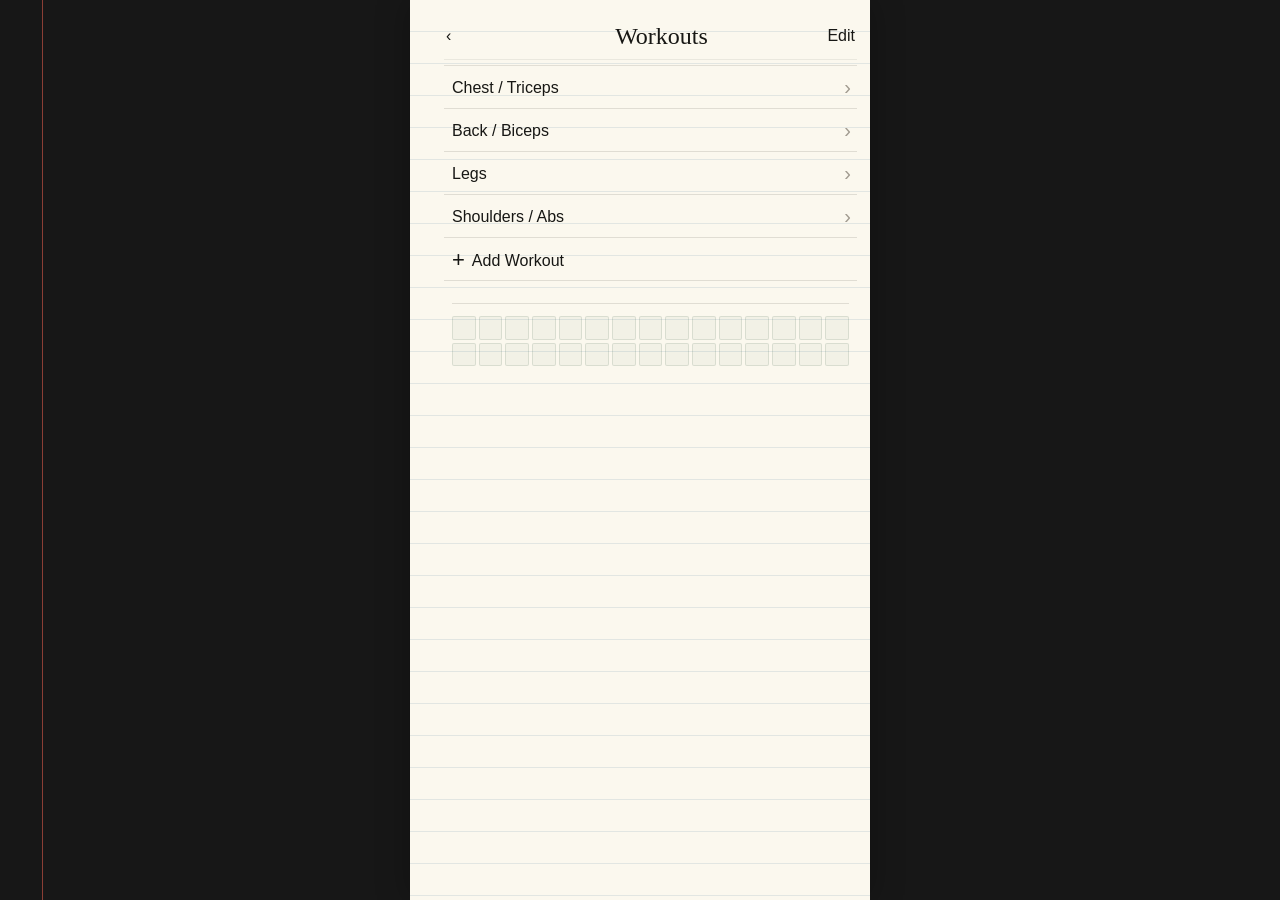
<file: index.html>
<!DOCTYPE html>
<html lang="en">
<head>
  <meta charset="UTF-8">
  <meta name="viewport" content="width=device-width, initial-scale=1, viewport-fit=cover">
  <meta name="apple-mobile-web-app-capable" content="yes">
  <meta name="apple-mobile-web-app-status-bar-style" content="default">
  <meta name="theme-color" content="#fbf8ee">
  <link rel="apple-touch-icon" href="apple-touch-icon.png">
  <title>Gym Tracker</title>
  <style>html,body{margin:0;min-height:100%;background:#171717;font-family:-apple-system,BlinkMacSystemFont,"Segoe UI",Arial,sans-serif}#boot{min-height:100vh;display:grid;place-items:center;color:#777;font-size:13px}</style>
</head>
<body>
  <div id="boot">Loading gym tracker…</div>
  <script>
    if ('serviceWorker' in navigator) navigator.serviceWorker.register('./sw.js').catch(() => {});

    const files = [
      './legacy.html?v=17-1-auto-finish-20261125',
      './layout-v17-css-0.txt?v=17-1-auto-finish-20261125',
      './layout-v17-css-1.txt?v=17-1-auto-finish-20261125',
      './layout-v17-css-2.txt?v=17-1-auto-finish-20261125',
      './layout-v17-js-0.txt?v=17-1-auto-finish-20261125',
      './layout-v17-js-1.txt?v=17-1-auto-finish-20261125',
      './layout-v17-js-2.txt?v=17-1-auto-finish-20261125',
      './layout-v17-js-3.txt?v=17-1-auto-finish-20261125',
      './layout-v17-js-4.txt?v=17-1-auto-finish-20261125',
      './layout-v17-js-5.txt?v=17-1-auto-finish-20261125'
    ];

    Promise.all(files.map(url => fetch(url).then(r => {
      if (!r.ok) throw new Error('Could not load ' + url);
      return r.text();
    })))
      .then(([html, css0, css1, css2, ...jsParts]) => {
        const css = [css0, css1, css2].join('\n');
        const script = jsParts.join('\n');
        const enhanced = html
          .replace('</head>', '<style>' + css + '</style></head>')
          .replace('</body>', '<script>' + script + '</' + 'script></body>');
        document.open();
        document.write(enhanced);
        document.close();
      })
      .catch(err => {
        document.getElementById('boot').textContent = 'Could not load the gym tracker. Check your connection once, then reopen the app.';
        console.error(err);
      });
  </script>
</body>
</html>
</file>
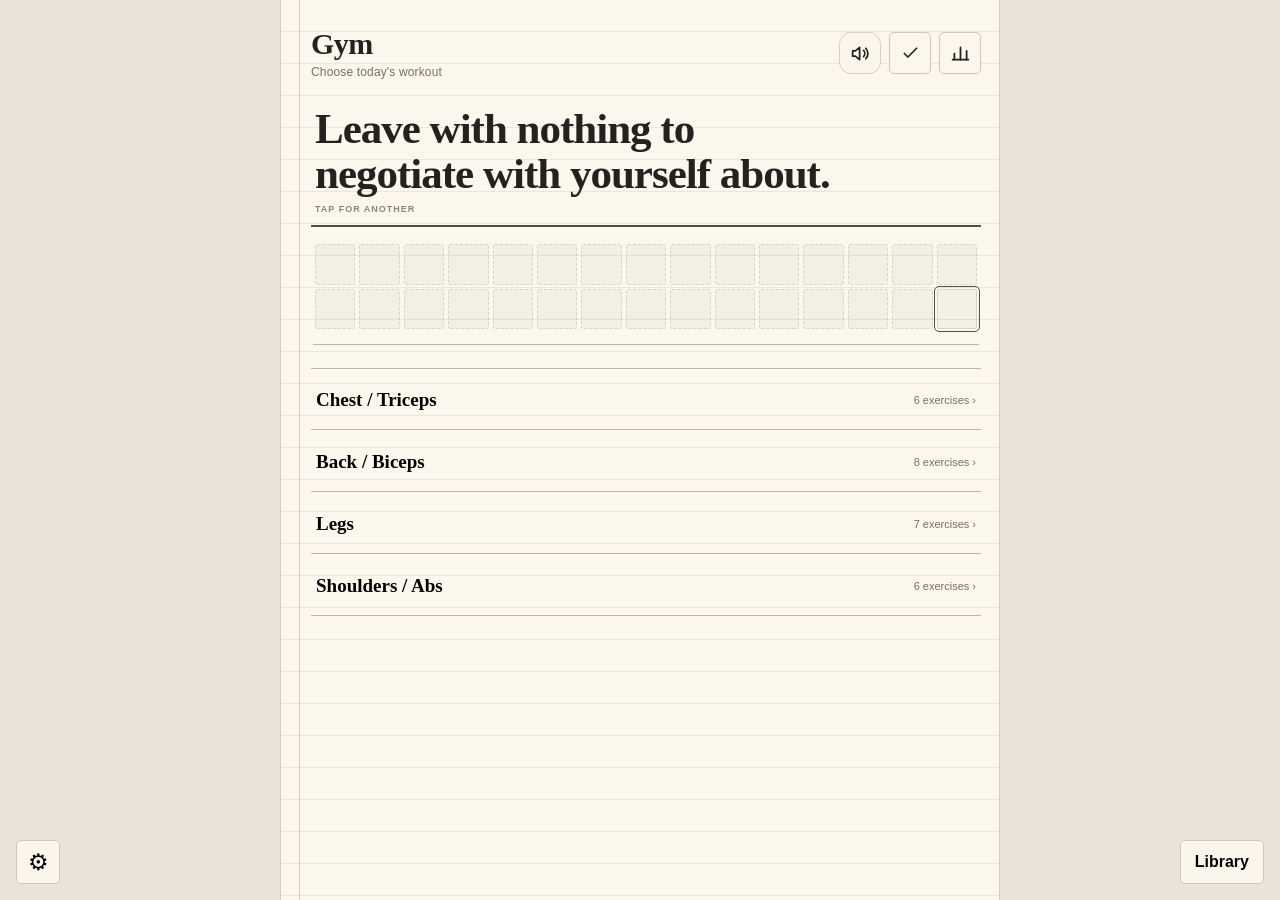
<file: legacy.html>
<!DOCTYPE html>
<html lang="en">
<head>
  <link rel="apple-touch-icon" href="apple-touch-icon.png">
  <meta charset="UTF-8" />
  <meta name="viewport" content="width=device-width, initial-scale=1, viewport-fit=cover" />
  <meta name="apple-mobile-web-app-capable" content="yes" />
  <meta name="apple-mobile-web-app-status-bar-style" content="default" />
  <meta name="theme-color" content="#f7f1e5" />
  <title>Gym Tracker</title>
  <style>
    :root {
      --bg: #f5f5f7;
      --card: #ffffff;
      --text: #171717;
      --muted: #757575;
      --line: #dedede;
      --accent: #171717;
      --soft: #f0f0f2;
      --danger: #b42318;
      --good: #166534;
      --good-bg: #f0fdf4;
      --warn-bg: #fff8e7;
      --warn: #8a5a00;
      --radius: 16px;
      --safe-bottom: env(safe-area-inset-bottom, 0px);
    }

    * { box-sizing: border-box; }
    html, body { margin: 0; min-height: 100%; background: var(--bg); color: var(--text); font-family: -apple-system, BlinkMacSystemFont, "Segoe UI", Roboto, Arial, sans-serif; }
    button, input { font: inherit; }
    button { -webkit-tap-highlight-color: transparent; }

    .app { width: min(100%, 720px); margin: 0 auto; min-height: 100vh; padding: 24px 16px calc(96px + var(--safe-bottom)); }
    .header { display: flex; align-items: center; gap: 12px; margin-bottom: 22px; }
    .header h1 { font-size: 28px; line-height: 1.1; margin: 0; font-weight: 750; letter-spacing: -0.5px; }
    .back-btn { border: 0; background: transparent; width: 40px; height: 40px; padding: 0; border-radius: 12px; font-size: 27px; cursor: pointer; }
    .subtitle { color: var(--muted); margin: 5px 0 0; font-size: 14px; }

    .day-list { display: grid; grid-template-columns: 1fr; gap: 12px; }
    .day-btn { width: 100%; min-height: 72px; border: 1px solid var(--line); background: var(--card); border-radius: var(--radius); padding: 18px; text-align: left; cursor: pointer; box-shadow: 0 1px 2px rgba(0,0,0,.035); display: flex; justify-content: space-between; align-items: center; gap: 12px; }
    .day-btn:active { transform: scale(.995); }
    .day-name { font-size: 18px; font-weight: 700; }
    .day-count { font-size: 13px; color: var(--muted); white-space: nowrap; }

    .exercise-card { background: var(--card); border: 1px solid var(--line); border-radius: var(--radius); margin-bottom: 14px; overflow: hidden; box-shadow: 0 1px 2px rgba(0,0,0,.03); }
    .exercise-head { padding: 14px 14px 10px; display: flex; justify-content: space-between; align-items: flex-start; gap: 10px; }
    .exercise-title { font-weight: 750; font-size: 16px; }
    .exercise-meta { color: var(--muted); font-size: 12px; margin-top: 4px; line-height: 1.35; }
    .info-btn { border: 1px solid var(--line); background: #fafafa; color: var(--text); width: 32px; height: 32px; border-radius: 10px; font-weight: 750; cursor: pointer; flex: 0 0 auto; }

    .suggestion { margin: 0 12px 12px; border-radius: 12px; padding: 10px 11px; border: 1px solid #d9e6dc; background: var(--good-bg); }
    .suggestion.warn { background: var(--warn-bg); border-color: #f0dfad; }
    .suggestion-title { font-size: 11px; text-transform: uppercase; letter-spacing: .35px; font-weight: 800; color: var(--good); margin-bottom: 4px; }
    .suggestion.warn .suggestion-title { color: var(--warn); }
    .suggestion-main { font-size: 14px; font-weight: 750; line-height: 1.35; }
    .suggestion-note { font-size: 12px; color: var(--muted); margin-top: 4px; line-height: 1.35; }

    .last-session { margin: -2px 12px 10px; display: flex; align-items: center; gap: 7px; min-width: 0; }
    .last-session-label { flex: 0 0 auto; color: var(--muted); font-size: 10px; font-weight: 750; white-space: nowrap; }
    .last-session-sets { display: flex; gap: 5px; min-width: 0; overflow-x: auto; scrollbar-width: none; padding: 1px 0; }
    .last-session-sets::-webkit-scrollbar { display: none; }
    .last-set-chip { flex: 0 0 auto; display: inline-flex; align-items: center; gap: 4px; min-height: 25px; padding: 3px 7px; border: 1px solid var(--line); border-radius: 8px; background: #fafafa; font-size: 11px; color: #555; white-space: nowrap; }
    .last-set-number { color: var(--muted); font-size: 9px; font-weight: 800; }
    .last-set-value { font-weight: 700; color: var(--text); }
    .last-mini-flag { font-size: 8px; font-weight: 850; color: var(--muted); }
    .last-mini-flag.failure { color: var(--accent); }
    .last-mini-flag.dropset { color: #555; }

    .set-table { width: 100%; border-collapse: collapse; table-layout: fixed; }
    .set-table th, .set-table td { border-top: 1px solid var(--line); padding: 8px 6px; text-align: center; vertical-align: middle; }
    .set-table th { color: var(--muted); font-size: 11px; font-weight: 650; background: #fafafa; text-transform: uppercase; letter-spacing: .3px; }
    .set-number { width: 44px; color: var(--muted); font-size: 14px; }
    .flags-col { width: 118px; }
    .set-input { width: 100%; min-width: 0; height: 39px; border: 1px solid var(--line); border-radius: 10px; background: #fff; padding: 7px 8px; text-align: center; outline: none; font-size: 16px; }
    .set-input:focus { border-color: #8c8c8c; }
    .set-flags { display: flex; justify-content: center; gap: 5px; }
    .flag-btn { width: 42px; height: 36px; border-radius: 10px; border: 1px solid var(--line); background: white; color: var(--muted); font-size: 11px; font-weight: 800; cursor: pointer; padding: 0; }
    .flag-btn.active { background: var(--accent); border-color: var(--accent); color: white; }
    .dropset-btn.active { background: #555; border-color: #555; }
    .exercise-footer { display: flex; gap: 8px; padding: 10px 12px 12px; border-top: 1px solid var(--line); }
    .add-set-btn { border: 1px solid var(--line); background: #fafafa; border-radius: 11px; padding: 9px 12px; font-weight: 700; cursor: pointer; }
    .remove-set-btn { border: 0; background: transparent; color: var(--muted); border-radius: 10px; padding: 9px 10px; cursor: pointer; }

    .finish-btn { width: 100%; border: 0; background: var(--accent); color: white; border-radius: 14px; min-height: 50px; font-weight: 800; margin: 4px 0 16px; cursor: pointer; }
    .finish-note { text-align: center; color: var(--muted); font-size: 12px; margin: -6px 8px 16px; }

    .settings-fab { position: fixed; left: max(16px, env(safe-area-inset-left)); bottom: calc(16px + var(--safe-bottom)); width: 48px; height: 48px; border-radius: 15px; border: 1px solid var(--line); background: rgba(255,255,255,.94); backdrop-filter: blur(8px); font-size: 23px; cursor: pointer; box-shadow: 0 4px 18px rgba(0,0,0,.08); z-index: 20; }
    .library-fab { position: fixed; right: max(16px, env(safe-area-inset-right)); bottom: calc(16px + var(--safe-bottom)); height: 48px; border-radius: 15px; border: 1px solid var(--line); background: rgba(255,255,255,.94); backdrop-filter: blur(8px); padding: 0 14px; font-weight: 750; cursor: pointer; box-shadow: 0 4px 18px rgba(0,0,0,.08); z-index: 20; }

    .modal-backdrop { position: fixed; inset: 0; background: rgba(0,0,0,.28); display: none; align-items: flex-end; justify-content: center; z-index: 50; }
    .modal-backdrop.open { display: flex; }
    .modal { width: min(100%, 720px); max-height: 88vh; overflow: auto; background: var(--bg); border-radius: 24px 24px 0 0; padding: 18px 16px calc(24px + var(--safe-bottom)); box-shadow: 0 -8px 30px rgba(0,0,0,.16); }
    .modal-head { display: flex; justify-content: space-between; align-items: center; gap: 12px; margin-bottom: 16px; }
    .modal h2 { margin: 0; font-size: 22px; }
    .close-btn { border: 1px solid var(--line); background: white; width: 38px; height: 38px; border-radius: 12px; font-size: 20px; cursor: pointer; }

    .settings-card { background: white; border: 1px solid var(--line); border-radius: var(--radius); padding: 12px; margin-bottom: 12px; }
    .settings-row { display: flex; gap: 8px; align-items: center; margin-bottom: 8px; }
    .settings-row:last-child { margin-bottom: 0; }
    .settings-input { flex: 1; min-width: 0; height: 42px; border: 1px solid var(--line); border-radius: 11px; padding: 8px 10px; font-size: 16px; outline: none; }
    .settings-number { width: 82px; flex: 0 0 82px; }
    .small-btn, .primary-btn, .danger-btn { border-radius: 11px; min-height: 40px; padding: 8px 12px; cursor: pointer; font-weight: 700; }
    .small-btn { border: 1px solid var(--line); background: #fafafa; }
    .primary-btn { width: 100%; border: 0; background: var(--accent); color: white; margin-top: 4px; }
    .danger-btn { border: 1px solid #f0c7c2; color: var(--danger); background: #fff7f6; }
    .exercise-settings { margin-left: 12px; padding-left: 12px; border-left: 2px solid #ededed; margin-top: 8px; }
    .section-label { color: var(--muted); font-size: 12px; font-weight: 700; margin: 10px 0 7px; text-transform: uppercase; letter-spacing: .35px; }
    .empty { background: white; border: 1px dashed #cfcfcf; border-radius: var(--radius); text-align: center; color: var(--muted); padding: 30px 18px; }

    .library-search { width: 100%; height: 44px; border: 1px solid var(--line); border-radius: 12px; background: white; padding: 9px 12px; font-size: 16px; margin-bottom: 12px; outline: none; }
    .library-list { display: grid; gap: 8px; }
    .library-item { border: 1px solid var(--line); background: white; border-radius: 13px; padding: 12px; cursor: pointer; text-align: left; }
    .library-item-name { font-weight: 750; font-size: 15px; }
    .library-item-meta { color: var(--muted); font-size: 12px; margin-top: 3px; line-height: 1.35; }
    .detail-card { background: white; border: 1px solid var(--line); border-radius: var(--radius); padding: 14px; margin-bottom: 10px; }
    .detail-label { color: var(--muted); font-size: 11px; font-weight: 800; text-transform: uppercase; letter-spacing: .35px; margin-bottom: 4px; }
    .detail-value { font-size: 15px; line-height: 1.4; }
    .evidence-note { color: var(--muted); font-size: 12px; line-height: 1.45; margin-top: 8px; }

    .exercise-actions { display: flex; gap: 6px; flex: 0 0 auto; }
    .chart-btn { border: 1px solid var(--line); background: #fafafa; color: var(--text); height: 32px; border-radius: 10px; font-weight: 750; cursor: pointer; padding: 0 9px; font-size: 12px; }
    .strength-stats { display: grid; grid-template-columns: repeat(3, 1fr); gap: 8px; margin-bottom: 12px; }
    .strength-stat { background: white; border: 1px solid var(--line); border-radius: 13px; padding: 10px; min-width: 0; }
    .strength-stat-label { color: var(--muted); font-size: 10px; font-weight: 800; text-transform: uppercase; letter-spacing: .3px; margin-bottom: 4px; }
    .strength-stat-value { font-size: 18px; font-weight: 800; line-height: 1.15; }
    .strength-stat-sub { color: var(--muted); font-size: 11px; margin-top: 3px; }
    .strength-positive { color: var(--good); }
    .strength-negative { color: var(--danger); }
    .chart-card { background: white; border: 1px solid var(--line); border-radius: var(--radius); padding: 12px; overflow: hidden; }
    .chart-wrap { width: 100%; overflow: hidden; }
    .strength-svg { width: 100%; height: auto; display: block; }
    .chart-grid { stroke: #e8e8e8; stroke-width: 1; }
    .chart-axis-text { fill: #777; font-size: 11px; }
    .chart-line { fill: none; stroke: #171717; stroke-width: 3; stroke-linecap: round; stroke-linejoin: round; }
    .chart-dot { fill: #fff; stroke: #171717; stroke-width: 2.5; }
    .chart-dot.latest { fill: #171717; }
    .chart-note { color: var(--muted); font-size: 12px; line-height: 1.45; margin-top: 10px; }
    .history-mini { margin-top: 10px; display: grid; gap: 6px; }
    .history-row { display: flex; justify-content: space-between; gap: 10px; font-size: 12px; border-top: 1px solid #ededed; padding-top: 7px; }
    .history-row span:last-child { font-weight: 700; text-align: right; }

    .home-header { justify-content: space-between; }
    .home-actions { display: flex; align-items: center; gap: 8px; flex: 0 0 auto; }
    .home-icon-btn, .volume-icon-btn { flex: 0 0 auto; width: 42px; height: 42px; border: 1px solid var(--line); background: var(--card); border-radius: 12px; display: inline-flex; align-items: center; justify-content: center; cursor: pointer; color: var(--text); padding: 0; box-shadow: 0 1px 2px rgba(0,0,0,.035); }
    .home-icon-btn svg, .volume-icon-btn svg { width: 21px; height: 21px; display: block; }
    .quote-stage { min-height: 230px; display: flex; align-items: center; justify-content: center; text-align: center; padding: 28px 18px 24px; border: 1px solid var(--line); background: white; border-radius: var(--radius); }
    .quote-text { margin: 0; max-width: 520px; font-size: clamp(24px, 7vw, 38px); line-height: 1.08; font-weight: 850; letter-spacing: -1px; }
    .quote-controls { display: grid; grid-template-columns: 1fr; gap: 8px; margin-top: 10px; }
    .quote-hint { color: var(--muted); font-size: 11px; line-height: 1.4; text-align: center; margin-top: 9px; padding: 0 10px; }

    .home-quote { margin: 2px 2px 24px; padding: 10px 4px 2px; text-align: left; cursor: pointer; user-select: none; -webkit-tap-highlight-color: transparent; }
    .home-quote-text { margin: 0; max-width: 650px; font-size: clamp(27px, 7.5vw, 42px); line-height: 1.03; font-weight: 860; letter-spacing: -1.25px; text-wrap: balance; }
    .home-quote-hint { margin-top: 9px; color: var(--muted); font-size: 10px; font-weight: 700; text-transform: uppercase; letter-spacing: .75px; }
    .home-quote:active .home-quote-text { opacity: .7; }
    .week-nav { display: grid; grid-template-columns: 40px 1fr 40px; align-items: center; gap: 8px; margin-bottom: 12px; }
    .week-nav-btn { width: 40px; height: 38px; border: 1px solid var(--line); background: white; border-radius: 11px; cursor: pointer; font-size: 20px; }
    .week-nav-btn:disabled { opacity: .3; cursor: default; }
    .week-label { text-align: center; min-width: 0; }
    .week-label-main { font-size: 14px; font-weight: 800; }
    .week-label-sub { color: var(--muted); font-size: 11px; margin-top: 2px; }
    .volume-grid { display: grid; grid-template-columns: repeat(2, minmax(0, 1fr)); gap: 8px; }
    .volume-card { background: white; border: 1px solid var(--line); border-radius: 13px; padding: 11px 12px; min-width: 0; }
    .volume-muscle { color: var(--muted); font-size: 11px; font-weight: 750; white-space: nowrap; overflow: hidden; text-overflow: ellipsis; }
    .volume-value { font-size: 24px; font-weight: 800; letter-spacing: -.4px; margin-top: 3px; line-height: 1; }
    .volume-unit { color: var(--muted); font-size: 10px; font-weight: 650; margin-left: 3px; }
    .volume-bar { height: 5px; border-radius: 999px; background: #ededed; overflow: hidden; margin-top: 9px; }
    .volume-bar-fill { height: 100%; border-radius: inherit; background: var(--accent); }
    .volume-note { color: var(--muted); font-size: 11px; line-height: 1.4; margin-top: 11px; padding: 0 2px; }

    .picker-actions { display: grid; grid-template-columns: 1fr 1fr; gap: 8px; margin-top: 8px; }

    @media (min-width: 600px) { .day-list { grid-template-columns: repeat(2, 1fr); } }
  

    /* V11 — minimal notepad theme */
    :root {
      --bg: #e9e3d8;
      --paper: #fbf7ed;
      --card: rgba(251, 247, 237, .90);
      --text: #24221f;
      --muted: #777168;
      --line: #d8d0c2;
      --rule: rgba(113, 151, 184, .17);
      --margin-line: rgba(191, 92, 80, .28);
      --accent: #25231f;
      --soft: rgba(50, 47, 42, .045);
      --good-bg: rgba(78, 120, 85, .07);
      --warn-bg: rgba(170, 123, 44, .08);
      --radius: 6px;
    }

    html, body {
      background: var(--bg);
      color: var(--text);
      font-family: -apple-system, BlinkMacSystemFont, "Segoe UI", Arial, sans-serif;
    }

    body { background-image: none; }

    .app {
      position: relative;
      background-color: var(--paper);
      background-image: repeating-linear-gradient(
        to bottom,
        transparent 0,
        transparent 31px,
        var(--rule) 31px,
        var(--rule) 32px
      );
      border-left: 1px solid #d7d0c4;
      border-right: 1px solid #d7d0c4;
      padding: 27px 18px calc(94px + var(--safe-bottom)) 30px;
      box-shadow: none;
    }

    .app::before {
      content: "";
      position: absolute;
      top: 0;
      bottom: 0;
      left: 18px;
      width: 1px;
      background: var(--margin-line);
      pointer-events: none;
    }

    .header { margin-bottom: 20px; }
    .header h1 {
      font-family: Georgia, "Times New Roman", serif;
      font-size: 30px;
      font-weight: 700;
      letter-spacing: -.6px;
    }
    .subtitle { font-size: 12px; letter-spacing: .15px; }

    .back-btn {
      width: 34px;
      height: 34px;
      border-radius: 3px;
      font-size: 24px;
    }

    .home-icon-btn, .volume-icon-btn,
    .settings-fab, .library-fab {
      background: rgba(251,247,237,.96);
      border: 1px solid #cfc6b7;
      border-radius: 5px;
      box-shadow: none;
      backdrop-filter: none;
    }

    .settings-fab, .library-fab { height: 44px; }
    .settings-fab { width: 44px; }

    .home-quote {
      margin: 0 0 25px;
      padding: 8px 4px 11px;
      border-bottom: 2px solid rgba(36,34,31,.78);
    }
    .home-quote-text {
      font-family: Georgia, "Times New Roman", serif;
      font-size: clamp(28px, 7.5vw, 43px);
      font-weight: 700;
      line-height: 1.04;
      letter-spacing: -1px;
    }
    .home-quote-hint {
      margin-top: 8px;
      color: #8d857a;
      font-size: 9px;
      letter-spacing: 1px;
    }

    .day-list { gap: 0; }
    .day-btn {
      min-height: 62px;
      background: transparent;
      border: 0;
      border-bottom: 1px solid #bdb4a6;
      border-radius: 0;
      padding: 14px 5px 12px;
      box-shadow: none;
    }
    .day-btn:first-child { border-top: 1px solid #bdb4a6; }
    .day-name {
      font-family: Georgia, "Times New Roman", serif;
      font-size: 19px;
      font-weight: 700;
    }
    .day-count { font-size: 11px; }

    .exercise-card {
      background: rgba(251,247,237,.72);
      border: 0;
      border-top: 1px solid #aaa193;
      border-bottom: 1px solid #aaa193;
      border-radius: 0;
      margin-bottom: 19px;
      box-shadow: none;
      overflow: visible;
    }
    .exercise-head { padding: 12px 4px 8px; }
    .exercise-title {
      font-family: Georgia, "Times New Roman", serif;
      font-size: 18px;
      font-weight: 700;
    }
    .exercise-meta { font-size: 11px; }
    .exercise-actions { gap: 4px; }
    .info-btn, .chart-btn {
      background: transparent;
      border: 1px solid #c9c0b2;
      border-radius: 4px;
      height: 30px;
      box-shadow: none;
    }
    .info-btn { width: 30px; }

    .suggestion {
      margin: 0 4px 10px;
      padding: 8px 9px;
      border-radius: 3px;
      border: 0;
      border-left: 2px solid rgba(55,101,62,.55);
      background: var(--good-bg);
    }
    .suggestion.warn {
      border-color: rgba(150,101,25,.55);
      background: var(--warn-bg);
    }
    .suggestion-title { font-size: 9px; letter-spacing: .65px; }
    .suggestion-main { font-size: 13px; }
    .suggestion-note { font-size: 11px; }

    .last-session { margin: 0 4px 8px; }
    .last-session-label { font-size: 9px; }
    .last-set-chip {
      min-height: 22px;
      padding: 2px 5px;
      border: 0;
      border-bottom: 1px solid #c7beaf;
      border-radius: 0;
      background: transparent;
      font-size: 10px;
    }

    .set-table { background: rgba(251,247,237,.46); }
    .set-table th, .set-table td {
      border-top: 1px solid #d8d0c2;
      padding: 7px 5px;
    }
    .set-table th {
      background: transparent;
      color: #81796e;
      font-size: 9px;
      letter-spacing: .7px;
    }
    .set-number { font-family: Georgia, serif; }
    .set-input {
      height: 35px;
      border: 0;
      border-bottom: 1px solid #91887b;
      border-radius: 0;
      background: transparent;
      padding: 4px 5px 2px;
      font-family: Georgia, "Times New Roman", serif;
      font-size: 17px;
    }
    .set-input:focus {
      border-color: var(--accent);
      background: rgba(255,255,255,.28);
    }
    .flag-btn {
      width: 38px;
      height: 32px;
      border-radius: 4px;
      border: 1px solid #bfb6a8;
      background: transparent;
      color: #6f685f;
      font-size: 10px;
    }
    .flag-btn.active { background: var(--accent); color: var(--paper); }
    .dropset-btn.active { background: #696258; border-color: #696258; }

    .exercise-footer {
      padding: 8px 4px 10px;
      border-top: 1px solid #d8d0c2;
    }
    .add-set-btn, .remove-set-btn {
      border-radius: 3px;
      background: transparent;
      font-size: 12px;
    }
    .add-set-btn { border: 1px solid #bfb6a8; }

    .finish-btn {
      min-height: 46px;
      border-radius: 3px;
      background: var(--accent);
      font-family: Georgia, "Times New Roman", serif;
      font-size: 16px;
      letter-spacing: .2px;
    }

    .modal-backdrop { background: rgba(42,38,33,.34); }
    .modal {
      background-color: var(--paper);
      background-image: repeating-linear-gradient(
        to bottom,
        transparent 0,
        transparent 31px,
        var(--rule) 31px,
        var(--rule) 32px
      );
      border-radius: 8px 8px 0 0;
      box-shadow: 0 -3px 18px rgba(46,40,34,.14);
    }
    .modal h2 {
      font-family: Georgia, "Times New Roman", serif;
      font-weight: 700;
    }
    .close-btn, .week-nav-btn {
      border-radius: 4px;
      background: rgba(251,247,237,.9);
      border-color: #c4baab;
    }

    .settings-card, .library-item, .detail-card,
    .strength-stat, .chart-card, .volume-card, .empty {
      background: rgba(251,247,237,.80);
      border: 1px solid #cfc6b7;
      border-radius: 4px;
      box-shadow: none;
    }

    .settings-input, .library-search {
      border: 0;
      border-bottom: 1px solid #91887b;
      border-radius: 0;
      background: rgba(255,255,255,.18);
    }
    .small-btn, .primary-btn, .danger-btn {
      border-radius: 3px;
      box-shadow: none;
    }
    .small-btn { background: transparent; border-color: #bfb6a8; }
    .primary-btn { background: var(--accent); }
    .danger-btn { background: rgba(180,35,24,.035); }

    .library-list { gap: 6px; }
    .library-item { border-left: 3px solid #bcb3a5; }
    .library-item-name { font-family: Georgia, "Times New Roman", serif; }

    .strength-stat-value, .volume-value {
      font-family: Georgia, "Times New Roman", serif;
    }
    .chart-grid { stroke: #d8d0c2; }
    .chart-line { stroke: #302d29; stroke-width: 2.25; }
    .chart-dot { fill: var(--paper); stroke: #302d29; }
    .chart-dot.latest { fill: #302d29; }
    .volume-bar { background: #ddd4c7; border-radius: 1px; }
    .volume-bar-fill { border-radius: 1px; background: #302d29; }

    .quote-stage {
      min-height: 210px;
      background: rgba(251,247,237,.54);
      border: 0;
      border-top: 1px solid #aaa193;
      border-bottom: 1px solid #aaa193;
      border-radius: 0;
    }
    .quote-text {
      font-family: Georgia, "Times New Roman", serif;
      font-weight: 700;
    }

    @media (min-width: 600px) {
      .day-list { grid-template-columns: 1fr; }
    }


    /* V12 — habits */
    .habit-home-grid {
      display: grid;
      grid-template-columns: repeat(15, minmax(0, 1fr));
      gap: 4px;
      margin: -8px 2px 23px;
      padding: 0 2px 15px;
      border-bottom: 1px solid #bdb4a6;
    }
    .habit-day-square {
      appearance: none;
      -webkit-appearance: none;
      width: 100%;
      aspect-ratio: 1;
      min-width: 0;
      padding: 0;
      border: 1px solid rgba(79,73,65,.16);
      border-radius: 2px;
      cursor: pointer;
      background: rgba(46,74,52,.04);
    }
    .habit-day-square.level-0 { background: rgba(46,74,52,.035); }
    .habit-day-square.level-1 { background: rgba(46,74,52,.20); }
    .habit-day-square.level-2 { background: rgba(46,74,52,.38); }
    .habit-day-square.level-3 { background: rgba(46,74,52,.59); }
    .habit-day-square.level-4 { background: rgba(46,74,52,.84); }
    .habit-day-square.no-habits { background: rgba(36,34,31,.035); border-style: dashed; }
    .habit-day-square.today { outline: 1px solid rgba(36,34,31,.78); outline-offset: 2px; }
    .habit-day-square:active { transform: scale(.92); }

    .habit-date-nav {
      display: grid;
      grid-template-columns: 38px 1fr 38px;
      align-items: center;
      gap: 8px;
      margin-bottom: 13px;
    }
    .habit-date-btn {
      width: 38px;
      height: 36px;
      border: 1px solid #c4baab;
      border-radius: 4px;
      background: rgba(251,247,237,.85);
      font-size: 20px;
      cursor: pointer;
    }
    .habit-date-btn:disabled { opacity: .28; cursor: default; }
    .habit-date-label { text-align: center; }
    .habit-date-main { font-family: Georgia, "Times New Roman", serif; font-weight: 700; font-size: 16px; }
    .habit-date-sub { color: var(--muted); font-size: 10px; margin-top: 2px; }
    .habit-progress-line {
      display: flex;
      align-items: center;
      justify-content: space-between;
      gap: 10px;
      padding: 7px 1px 9px;
      border-bottom: 1px solid #bdb4a6;
      color: var(--muted);
      font-size: 11px;
    }
    .habit-progress-line strong { color: var(--text); font-size: 12px; }
    .habit-checklist { display: grid; gap: 0; margin: 4px 0 16px; }
    .habit-check-row {
      display: flex;
      align-items: center;
      gap: 11px;
      min-height: 51px;
      border-bottom: 1px solid #cfc6b7;
      padding: 7px 2px;
      cursor: pointer;
    }
    .habit-check-row input {
      appearance: none;
      -webkit-appearance: none;
      width: 22px;
      height: 22px;
      flex: 0 0 22px;
      border: 1.5px solid #756e64;
      border-radius: 2px;
      background: transparent;
      display: grid;
      place-items: center;
      cursor: pointer;
    }
    .habit-check-row input:checked { background: #2e4a34; border-color: #2e4a34; }
    .habit-check-row input:checked::after { content: "✓"; color: var(--paper); font-size: 15px; font-weight: 800; line-height: 1; }
    .habit-check-name { font-family: Georgia, "Times New Roman", serif; font-size: 17px; }
    .habit-check-row.done .habit-check-name { text-decoration: line-through; color: var(--muted); }
    .habit-empty { color: var(--muted); font-size: 13px; padding: 18px 2px; border-bottom: 1px solid #cfc6b7; }
    .habit-manage-toggle { width: 100%; margin-top: 4px; }
    .habit-manage { display: none; margin-top: 12px; padding-top: 7px; border-top: 1px solid #bdb4a6; }
    .habit-manage.open { display: block; }
    .habit-edit-row { display: grid; grid-template-columns: 1fr auto; gap: 8px; align-items: center; margin-bottom: 8px; }
    .habit-edit-input {
      min-width: 0;
      height: 39px;
      border: 0;
      border-bottom: 1px solid #91887b;
      background: rgba(255,255,255,.16);
      padding: 6px 4px;
      font-size: 15px;
      outline: none;
    }
    .habit-delete-btn {
      height: 36px;
      border: 0;
      background: transparent;
      color: var(--danger);
      padding: 0 6px;
      cursor: pointer;
      font-size: 12px;
    }
    .habit-add-row { display: grid; grid-template-columns: 1fr auto; gap: 8px; margin-top: 12px; }
    .habit-add-btn { min-height: 39px; margin: 0; width: auto; padding-inline: 14px; }

    @media (max-width: 380px) {
      .habit-home-grid { gap: 3px; }
    }


    /* V13 — calm sound */
    .sound-icon-btn {
      flex: 0 0 auto;
      width: 42px;
      height: 42px;
      border: 1px solid var(--line);
      background: var(--card);
      border-radius: 12px;
      display: inline-flex;
      align-items: center;
      justify-content: center;
      cursor: pointer;
      color: var(--text);
      padding: 0;
      transition: background .15s ease, color .15s ease, border-color .15s ease;
    }
    .sound-icon-btn svg { width: 21px; height: 21px; display: block; }
    .sound-icon-btn.active {
      background: var(--text);
      color: var(--paper);
      border-color: var(--text);
    }
    .sound-settings-card {
      border-top: 1px solid #bdb4a6;
      border-bottom: 1px solid #bdb4a6;
      padding: 10px 0 12px;
      margin-bottom: 18px;
    }
    .sound-settings-title { font-size: 14px; font-weight: 800; margin-bottom: 4px; }
    .sound-settings-note { color: var(--muted); font-size: 11px; line-height: 1.45; margin: 5px 0 10px; }
    .sound-mode-select {
      width: 100%;
      min-height: 42px;
      border: 0;
      border-bottom: 1px solid #91887b;
      border-radius: 0;
      background: rgba(255,255,255,.12);
      color: var(--text);
      font-size: 15px;
      padding: 7px 4px;
      outline: none;
    }
    .sound-state-note {
      margin-top: 8px;
      color: var(--muted);
      font-size: 10px;
      line-height: 1.4;
    }

</style>
</head>
<body>
  <main class="app" id="app"></main>
  <button class="settings-fab" id="settingsFab" aria-label="Settings" title="Settings">⚙</button>
  <button class="library-fab" id="libraryFab" aria-label="Exercise library">Library</button>

  <div class="modal-backdrop" id="settingsBackdrop">
    <section class="modal" role="dialog" aria-modal="true" aria-label="Workout settings">
      <div class="modal-head"><h2>Edit workouts</h2><button class="close-btn" id="closeSettings" aria-label="Close settings">×</button></div>
      <div id="settingsContent"></div>
      <button class="primary-btn" id="addDayBtn">+ Add workout day</button>
    </section>
  </div>

  <div class="modal-backdrop" id="libraryBackdrop">
    <section class="modal" role="dialog" aria-modal="true" aria-label="Exercise library">
      <div class="modal-head"><h2 id="libraryTitle">Exercise library</h2><button class="close-btn" id="closeLibrary" aria-label="Close library">×</button></div>
      <div id="libraryContent"></div>
    </section>
  </div>

  <div class="modal-backdrop" id="strengthBackdrop">
    <section class="modal" role="dialog" aria-modal="true" aria-label="Strength progress">
      <div class="modal-head"><h2 id="strengthTitle">Strength progress</h2><button class="close-btn" id="closeStrength" aria-label="Close strength chart">×</button></div>
      <div id="strengthContent"></div>
    </section>
  </div>

  <div class="modal-backdrop" id="volumeBackdrop">
    <section class="modal" role="dialog" aria-modal="true" aria-label="Weekly muscle sets">
      <div class="modal-head"><h2>Weekly sets</h2><button class="close-btn" id="closeVolume" aria-label="Close weekly sets">×</button></div>
      <div id="volumeContent"></div>
    </section>
  </div>



  <div class="modal-backdrop" id="habitsBackdrop">
    <section class="modal" role="dialog" aria-modal="true" aria-label="Habits">
      <div class="modal-head"><h2>Habits</h2><button class="close-btn" id="closeHabits" aria-label="Close habits">×</button></div>
      <div id="habitsContent"></div>
    </section>
  </div>

  <div class="modal-backdrop" id="quoteBackdrop">
    <section class="modal" role="dialog" aria-modal="true" aria-label="Motivation">
      <div class="modal-head"><h2>Get your head right</h2><button class="close-btn" id="closeQuote" aria-label="Close motivation">×</button></div>
      <div class="quote-stage"><p class="quote-text" id="quoteText"></p></div>
      <div class="quote-controls"><button class="primary-btn" id="newQuoteBtn">Another one</button></div>
      <div class="quote-hint">No speeches. Just the reminder you needed.</div>
    </section>
  </div>

  <script>
    const STORAGE_KEY = 'simpleGymTracker_v1';

    // Practical hypertrophy working ranges. These are not claimed to be unique physiological optima.
    // The ranges are deliberately narrower than the full evidence-supported hypertrophy spectrum so
    // that progression is easier to track and technique/fatigue remain manageable for each exercise.
    const EXERCISE_LIBRARY = [
      {id:'bench_press',name:'Bench Press',aliases:['Barbell Bench Press'],category:'Chest',min:6,max:10,increment:2.5,primary:['Pectoralis major'],secondary:['Triceps brachii','Anterior deltoid'],note:'Stable heavy compound. Use controlled full ROM and keep most sets just short of failure.'},
      {id:'incline_barbell_press',name:'Incline Barbell Press',category:'Chest',min:6,max:10,increment:2.5,primary:['Clavicular pectoralis major (upper chest)'],secondary:['Anterior deltoid','Triceps brachii'],note:'Incline pressing biases the clavicular region of the chest while still heavily involving triceps and front delts.'},
      {id:'db_bench',name:'Dumbbell Bench Press',category:'Chest',min:6,max:12,increment:2.5,primary:['Pectoralis major'],secondary:['Triceps brachii','Anterior deltoid'],note:'A stable compound press with a large usable ROM.'},
      {id:'incline_db_press',name:'Incline Dumbbell Press',category:'Chest',min:6,max:12,increment:2.5,primary:['Clavicular pectoralis major (upper chest)'],secondary:['Anterior deltoid','Triceps brachii'],note:'Good chest-focused compound with freedom to use a comfortable arm path.'},
      {id:'machine_chest_press',name:'Machine Chest Press',category:'Chest',min:8,max:15,increment:5,primary:['Pectoralis major'],secondary:['Triceps brachii','Anterior deltoid'],note:'High stability makes moderate and higher reps practical with low balance demands.'},
      {id:'smith_bench',name:'Smith Machine Bench Press',category:'Chest',min:6,max:12,increment:2.5,primary:['Pectoralis major'],secondary:['Triceps brachii','Anterior deltoid'],note:'Stable pressing variation that makes close-to-failure work easier to control.'},
      {id:'cable_fly',name:'Cable Fly',category:'Chest',min:10,max:20,increment:2.5,primary:['Pectoralis major'],secondary:['Anterior deltoid'],note:'Isolation-style chest work; higher reps are practical because systemic fatigue is low.'},
      {id:'pec_deck',name:'Pec Deck',category:'Chest',min:10,max:20,increment:5,primary:['Pectoralis major'],secondary:['Anterior deltoid'],note:'Very stable chest isolation exercise that is easy to take close to failure.'},
      {id:'db_fly',name:'Dumbbell Fly',category:'Chest',min:8,max:15,increment:2.5,primary:['Pectoralis major'],secondary:['Anterior deltoid'],note:'Use a controlled stretch and avoid forcing excessive shoulder range.'},
      {id:'incline_machine_press',name:'Incline Chest Press',aliases:['Incline Machine Chest Press'],category:'Chest',min:6,max:10,increment:5,primary:['Upper chest'],secondary:['Anterior deltoid','Triceps brachii'],note:'Stable upper-chest press. Use a comfortable incline and controlled full range.'},
      {id:'decline_cable_fly',name:'Decline Cable Fly',aliases:['High-to-Low Cable Fly'],category:'Chest',min:10,max:15,increment:2.5,primary:['Lower chest'],secondary:['Anterior deltoid'],note:'High-to-low cable path for lower-chest-focused isolation work. Keep the movement controlled and avoid turning it into a press.'},

      {id:'lat_pulldown',name:'Lat Pulldown',category:'Back',min:6,max:12,increment:5,primary:['Latissimus dorsi'],secondary:['Biceps brachii','Brachialis','Teres major','Mid/lower trapezius'],note:'Grip variations do not appear to radically change lat recruitment; choose a grip that is strong and comfortable.'},
      {id:'pull_up',name:'Pull-Up',category:'Back',min:5,max:10,increment:2.5,primary:['Latissimus dorsi'],secondary:['Biceps brachii','Brachialis','Teres major','Mid/lower trapezius'],note:'Excellent vertical pull. Add load once bodyweight reps are consistently at the top of the range.'},
      {id:'assisted_pullup',name:'Assisted Pull-Up',category:'Back',min:6,max:10,increment:5,loadType:'assistance',primary:['Latissimus dorsi'],secondary:['Biceps brachii','Brachialis','Teres major','Mid/lower trapezius'],note:'Progress by reducing assistance once all working sets reach the top of the rep range.'},
      {id:'chest_supported_row',name:'Chest-Supported Row',category:'Back',min:6,max:12,increment:2.5,primary:['Latissimus dorsi','Rhomboids','Middle trapezius'],secondary:['Posterior deltoid','Biceps brachii','Brachialis'],note:'Chest support reduces lower-back fatigue and makes the upper-back musculature easier to load hard.'},
      {id:'seated_row',name:'Seated Row',aliases:['Seated Cable Row'],category:'Back',min:6,max:12,increment:5,primary:['Latissimus dorsi','Rhomboids','Middle trapezius'],secondary:['Posterior deltoid','Biceps brachii','Brachialis'],note:'Use a controlled reach and pull without turning it into a lower-back movement.'},
      {id:'barbell_row',name:'Barbell Row',category:'Back',min:5,max:10,increment:2.5,primary:['Latissimus dorsi','Rhomboids','Middle trapezius'],secondary:['Posterior deltoid','Biceps brachii','Spinal erectors'],note:'Effective but more systemically fatiguing than chest-supported or machine rows.'},
      {id:'db_row',name:'One-Arm Dumbbell Row',category:'Back',min:6,max:12,increment:2.5,primary:['Latissimus dorsi','Rhomboids'],secondary:['Posterior deltoid','Biceps brachii','Middle trapezius'],note:'Useful unilateral row with a large range of motion.'},
      {id:'machine_row',name:'Machine Row',category:'Back',min:8,max:15,increment:5,primary:['Latissimus dorsi','Rhomboids','Middle trapezius'],secondary:['Posterior deltoid','Biceps brachii'],note:'High stability makes close-to-failure work practical.'},
      {id:'straight_arm_pd',name:'Straight-Arm Pulldown',category:'Back',min:10,max:20,increment:2.5,primary:['Latissimus dorsi'],secondary:['Teres major','Long head triceps (isometric/supporting)'],note:'Lat-focused shoulder-extension movement with little elbow-flexor limitation.'},
      {id:'cable_pullover',name:'Cable Pullover',category:'Back',min:10,max:20,increment:2.5,primary:['Latissimus dorsi'],secondary:['Teres major','Pectoralis major'],note:'Useful lat isolation-style movement when performed through a controlled stretch.'},
      {id:'close_grip_tbar_row',name:'Close-Grip T-Bar Row',category:'Back',min:6,max:10,increment:5,primary:['Latissimus dorsi','Rhomboids','Middle trapezius'],secondary:['Posterior deltoid','Biceps brachii','Brachialis'],note:'Heavy close-grip row for lats and upper back. Keep the torso stable and drive the elbows back.'},
      {id:'single_arm_cable_lat_row',name:'Single-Arm Cable Lat Row',category:'Back',min:10,max:15,increment:2.5,primary:['Latissimus dorsi'],secondary:['Rhomboids','Biceps brachii','Posterior deltoid'],note:'Unilateral lat-focused row. Keep the shoulder controlled and pull the elbow toward the hip.'},

      {id:'ohp',name:'Overhead Press',aliases:['Barbell Overhead Press'],category:'Shoulders',min:5,max:10,increment:2.5,primary:['Anterior deltoid'],secondary:['Lateral deltoid','Triceps brachii','Upper chest'],note:'Heavy compound shoulder press; front delts and triceps do most of the work.'},
      {id:'db_shoulder_press',name:'Dumbbell Shoulder Press',category:'Shoulders',min:6,max:12,increment:2.5,primary:['Anterior deltoid'],secondary:['Lateral deltoid','Triceps brachii'],note:'Good compound shoulder option with freedom to use a comfortable arm path.'},
      {id:'machine_shoulder_press',name:'Machine Shoulder Press',category:'Shoulders',min:8,max:15,increment:5,primary:['Anterior deltoid'],secondary:['Lateral deltoid','Triceps brachii'],note:'Stable option that is easy to push close to failure.'},
      {id:'db_lateral_raise',name:'Dumbbell Lateral Raise',category:'Shoulders',min:10,max:20,increment:1,primary:['Lateral deltoid'],secondary:['Anterior/posterior deltoid','Upper trapezius'],note:'Higher reps suit the small load increments and low systemic fatigue of lateral raises.'},
      {id:'cable_lateral_raise',name:'Cable Lateral Raise',category:'Shoulders',min:10,max:20,increment:1,primary:['Lateral deltoid'],secondary:['Anterior/posterior deltoid','Upper trapezius'],note:'Cable and dumbbell lateral raises have both produced similar lateral-delt growth in direct research.'},
      {id:'reverse_pec_deck',name:'Reverse Pec Deck',category:'Shoulders',min:10,max:20,increment:5,primary:['Posterior deltoid'],secondary:['Rhomboids','Middle trapezius'],note:'Stable rear-delt movement with low systemic fatigue.'},
      {id:'rear_delt_cable',name:'Rear Delt Cable Fly',category:'Shoulders',min:10,max:20,increment:2.5,primary:['Posterior deltoid'],secondary:['Rhomboids','Middle trapezius'],note:'Cable resistance is useful for controlled rear-delt work.'},

      {id:'barbell_curl',name:'Barbell Curl',category:'Biceps',min:6,max:12,increment:2.5,primary:['Biceps brachii','Brachialis'],secondary:['Brachioradialis','Forearm flexors'],note:'Simple heavy elbow-flexion movement.'},
      {id:'ez_curl',name:'EZ-Bar Curl',category:'Biceps',min:6,max:12,increment:2.5,primary:['Biceps brachii','Brachialis'],secondary:['Brachioradialis','Forearm flexors'],note:'Often more wrist-friendly than a straight bar while still allowing useful loading.'},
      {id:'db_curl',name:'Dumbbell Curl',aliases:['Biceps Curl'],category:'Biceps',min:8,max:15,increment:2.5,primary:['Biceps brachii','Brachialis'],secondary:['Brachioradialis','Forearm flexors'],note:'Flexible arm path and easy unilateral loading.'},
      {id:'incline_curl',name:'Incline Dumbbell Curl',category:'Biceps',min:8,max:15,increment:2.5,primary:['Biceps brachii'],secondary:['Brachialis','Brachioradialis'],note:'Places the shoulder behind the torso and loads the elbow flexors through a long range.'},
      {id:'preacher_curl',name:'Preacher Curl',category:'Biceps',min:8,max:15,increment:2.5,primary:['Biceps brachii','Brachialis'],secondary:['Brachioradialis'],note:'Very stable curl; regional growth can differ from other curl variations, so exercise variety can be useful.'},
      {id:'bayesian_curl',name:'Bayesian Cable Curl',category:'Biceps',min:10,max:20,increment:2.5,primary:['Biceps brachii'],secondary:['Brachialis','Brachioradialis'],note:'Cable setup can keep tension high with the arm behind the torso.'},
      {id:'hammer_curl',name:'Hammer Curl',category:'Biceps',min:8,max:15,increment:2.5,primary:['Brachialis','Brachioradialis'],secondary:['Biceps brachii'],note:'Neutral grip shifts more emphasis toward brachialis and brachioradialis.'},
      {id:'cable_curl',name:'Cable Curl',category:'Biceps',min:10,max:20,increment:2.5,primary:['Biceps brachii','Brachialis'],secondary:['Brachioradialis'],note:'Stable resistance and easy small load progressions.'},

      {id:'pushdown',name:'Triceps Pushdown',category:'Triceps',min:8,max:15,increment:2.5,primary:['Triceps brachii'],secondary:['Anconeus'],note:'Stable triceps isolation exercise; good for hard sets without much systemic fatigue.'},
      {id:'overhead_triceps',name:'Overhead Cable Triceps Extension',category:'Triceps',min:10,max:20,increment:2.5,primary:['Triceps brachii (especially long head)'],secondary:['Anconeus'],note:'Overhead elbow extension trains the long head at a longer muscle length and has shown greater triceps growth than neutral-arm extension in direct research.'},
      {id:'skullcrusher',name:'Skull Crusher',aliases:['Lying Triceps Extension'],category:'Triceps',min:8,max:15,increment:2.5,primary:['Triceps brachii'],secondary:['Anconeus'],note:'Use a controlled elbow path and a load that does not irritate the elbows.'},
      {id:'close_grip_bench',name:'Close-Grip Bench Press',category:'Triceps',min:6,max:10,increment:2.5,primary:['Triceps brachii'],secondary:['Pectoralis major','Anterior deltoid'],note:'Heavy triceps-focused press, although the chest and front delts still contribute.'},
      {id:'dip',name:'Dip',category:'Triceps',min:6,max:12,increment:2.5,primary:['Triceps brachii','Pectoralis major'],secondary:['Anterior deltoid'],note:'Torso angle and elbow path alter the relative chest/triceps contribution.'},
      {id:'assisted_triceps_dip',name:'Assisted Triceps Dip',aliases:['Assisted Dip'],category:'Triceps',min:8,max:12,increment:5,loadType:'assistance',primary:['Triceps brachii'],secondary:['Lower chest','Anterior deltoid'],note:'Use an upright torso and triceps-focused elbow path. Progress by reducing assistance, not increasing it.'},
      {id:'single_arm_pushdown',name:'Single-Arm Cable Pushdown',category:'Triceps',min:10,max:15,increment:2.5,primary:['Triceps brachii'],secondary:['Anconeus'],note:'Single-arm pushdown that is easy to standardise side-to-side. Keep the upper arm still.'},

      {id:'back_squat',name:'Squat',aliases:['Back Squat'],category:'Legs',min:5,max:10,increment:2.5,primary:['Quadriceps','Gluteus maximus'],secondary:['Adductors','Spinal erectors'],note:'Large compound movement. Full comfortable depth generally provides more complete muscular loading than deliberately shallow reps.'},
      {id:'front_squat',name:'Front Squat',category:'Legs',min:5,max:10,increment:2.5,primary:['Quadriceps','Gluteus maximus'],secondary:['Adductors','Spinal erectors','Upper back'],note:'Quad-focused squat pattern with substantial trunk demand.'},
      {id:'hack_squat',name:'Hack Squat',category:'Legs',min:6,max:12,increment:5,primary:['Quadriceps','Gluteus maximus'],secondary:['Adductors'],note:'Stable squat pattern that makes hard quad-focused sets easier to standardize.'},
      {id:'close_stance_hack',name:'Close-Stance Hack Squat',category:'Legs',min:8,max:12,increment:5,primary:['Quadriceps'],secondary:['Gluteus maximus','Adductors'],note:'Quad-biased hack squat setup. Use a stance and depth that are comfortable for your knees and hips.'},
      {id:'leg_press',name:'Leg Press',category:'Legs',min:8,max:15,increment:10,primary:['Quadriceps','Gluteus maximus'],secondary:['Adductors','Hamstrings'],note:'Highly stable lower-body compound; useful for high local effort with less balance demand.'},
      {id:'leg_extension',name:'Leg Extension',category:'Legs',min:10,max:20,increment:5,primary:['Quadriceps'],secondary:[],note:'Direct knee-extension work. Squats and leg extensions can produce different regional quadriceps growth, so both can have a place.'},
      {id:'bulgarian_split',name:'Bulgarian Split Squat',category:'Legs',min:6,max:12,increment:2.5,primary:['Quadriceps','Gluteus maximus'],secondary:['Adductors','Hamstrings'],note:'Unilateral compound that trains quads and glutes through a large range of motion.'},
      {id:'walking_lunge',name:'Walking Lunge',category:'Legs',min:8,max:15,increment:2.5,primary:['Quadriceps','Gluteus maximus'],secondary:['Adductors','Hamstrings'],note:'Count reps per leg consistently.'},
      {id:'smith_squat',name:'Smith Machine Squat',category:'Legs',min:6,max:12,increment:2.5,primary:['Quadriceps','Gluteus maximus'],secondary:['Adductors'],note:'Stable squat pattern that reduces balance demands.'},
      {id:'rdl',name:'Romanian Deadlift',category:'Legs',min:6,max:10,increment:2.5,primary:['Hamstrings','Gluteus maximus'],secondary:['Adductors','Spinal erectors'],note:'Hip hinge that loads the hamstrings strongly at long muscle lengths.'},
      {id:'seated_leg_curl',name:'Seated Leg Curl',aliases:['Leg Curl'],category:'Legs',min:8,max:15,increment:5,primary:['Hamstrings'],secondary:['Gastrocnemius'],note:'Direct evidence found greater whole-hamstring growth than prone leg curls, likely because the biarticular hamstrings train at longer muscle lengths.'},
      {id:'lying_leg_curl',name:'Lying Leg Curl',category:'Legs',min:8,max:15,increment:5,primary:['Hamstrings'],secondary:['Gastrocnemius'],note:'Effective knee-flexion exercise, though seated curls may better lengthen the biarticular hamstrings.'},
      {id:'hip_thrust',name:'Hip Thrust',category:'Legs',min:6,max:12,increment:5,primary:['Gluteus maximus'],secondary:['Hamstrings','Adductors'],note:'Glute-focused hip extension. Squats and hip thrusts can both grow the glutes; squats typically add more thigh growth.'},
      {id:'glute_bridge',name:'Glute Bridge',category:'Legs',min:8,max:15,increment:5,primary:['Gluteus maximus'],secondary:['Hamstrings'],note:'Stable hip-extension movement with a shorter ROM than many squat/hinge patterns.'},
      {id:'good_morning',name:'Good Morning',category:'Legs',min:6,max:10,increment:2.5,primary:['Hamstrings','Gluteus maximus'],secondary:['Spinal erectors','Adductors'],note:'Use conservative loading and strict hinge mechanics.'},
      {id:'back_extension',name:'45° Back Extension',category:'Legs',min:8,max:15,increment:2.5,primary:['Gluteus maximus','Hamstrings'],secondary:['Spinal erectors'],note:'Can be biased toward hip extension by keeping the spine controlled and moving at the hips.'},
      {id:'weighted_lower_back_extension',name:'Weighted Lower Back Extension',category:'Legs',min:8,max:15,increment:2.5,primary:['Spinal erectors'],secondary:['Gluteus maximus','Hamstrings'],note:'Lower-back-focused back extension. Use controlled spinal positioning and stop if the movement causes pain rather than muscular fatigue.'},
      {id:'hip_adductor_machine',name:'Inner Thigh Machine',aliases:['Hip Adductor Machine'],category:'Legs',min:10,max:15,increment:5,primary:['Adductors'],secondary:[],note:'Direct inner-thigh work. Use a controlled stretch and avoid bouncing out of the bottom position.'},
      {id:'hip_abductor_machine',name:'Outer Thigh Machine',aliases:['Hip Abductor Machine'],category:'Legs',min:10,max:15,increment:5,primary:['Gluteus medius/minimus'],secondary:['Gluteus maximus'],note:'Direct outer-glute/hip-abductor work. Keep the pelvis stable rather than rocking to move more weight.'},
      {id:'standing_calf',name:'Standing Calf Raise',category:'Calves',min:8,max:15,increment:5,primary:['Gastrocnemius'],secondary:['Soleus'],note:'Direct research found substantially greater gastrocnemius growth with standing than seated calf raises.'},
      {id:'seated_calf',name:'Seated Calf Raise',category:'Calves',min:10,max:20,increment:5,primary:['Soleus'],secondary:['Gastrocnemius'],note:'Bent-knee position reduces gastrocnemius contribution and makes this useful for soleus-focused work.'},

      {id:'shrug',name:'Shrug',category:'Traps',min:8,max:15,increment:5,primary:['Upper trapezius'],secondary:['Levator scapulae','Forearm/grip muscles'],note:'Use controlled scapular elevation without rolling the shoulders.'},
      {id:'cable_crunch',name:'Cable Crunch',category:'Abs',min:10,max:20,increment:5,primary:['Rectus abdominis'],secondary:['Obliques'],note:'Load spinal flexion under control and progress like any other resistance exercise.'},
      {id:'hanging_leg_raise',name:'Hanging Leg Raise',category:'Abs',min:8,max:15,increment:0,primary:['Rectus abdominis','Hip flexors'],secondary:['Obliques','Grip muscles'],note:'Posterior pelvic tilt increases abdominal contribution.'},
      {id:'ab_wheel',name:'Ab Wheel Rollout',category:'Abs',min:6,max:15,increment:0,primary:['Rectus abdominis'],secondary:['Obliques','Latissimus dorsi','Serratus anterior','Hip flexors'],note:'Progress range of motion before adding external load.'}
    ];

    const libraryById = Object.fromEntries(EXERCISE_LIBRARY.map(x => [x.id, x]));

    const SIMPLE_MUSCLE_NAMES = {
      'Pectoralis major':'Chest',
      'Lower chest':'Lower chest',
      'Clavicular pectoralis major (upper chest)':'Upper chest',
      'Triceps brachii':'Triceps',
      'Triceps brachii (especially long head)':'Long triceps head',
      'Long head triceps (isometric/supporting)':'Long triceps head',
      'Anterior deltoid':'Front delts',
      'Lateral deltoid':'Side delts',
      'Posterior deltoid':'Rear delts',
      'Anterior/posterior deltoid':'Front + rear delts',
      'Upper trapezius':'Upper traps',
      'Middle trapezius':'Mid traps',
      'Mid/lower trapezius':'Mid / lower traps',
      'Latissimus dorsi':'Lats',
      'Rhomboids':'Upper back',
      'Teres major':'Upper lats',
      'Biceps brachii':'Biceps',
      'Brachialis':'Brachialis (under biceps)',
      'Brachioradialis':'Upper forearms',
      'Forearm flexors':'Forearms',
      'Forearm/grip muscles':'Forearms / grip',
      'Grip muscles':'Forearms / grip',
      'Anconeus':'Elbow stabilisers',
      'Quadriceps':'Quads',
      'Gluteus maximus':'Glutes',
      'Gluteus medius/minimus':'Outer glutes',
      'Adductors':'Inner thighs',
      'Spinal erectors':'Lower back',
      'Gastrocnemius':'Upper calves',
      'Soleus':'Deep calves',
      'Levator scapulae':'Upper traps / neck',
      'Rectus abdominis':'Abs',
      'Obliques':'Obliques',
      'Hip flexors':'Hip flexors',
      'Serratus anterior':'Serratus (side ribs)',
      'Upper back':'Upper back',
      'Upper chest':'Upper chest',
      'Hamstrings':'Hamstrings'
    };

    const TRICEPS_DISPLAY = {
      pushdown: {primary:['Side triceps head','Inner triceps head'], secondary:['Long triceps head']},
      overhead_triceps: {primary:['Long triceps head'], secondary:['Side triceps head','Inner triceps head']},
      skullcrusher: {primary:['Long triceps head','Side triceps head'], secondary:['Inner triceps head']},
      close_grip_bench: {primary:['Triceps (all 3 heads)'], secondary:['Chest','Front delts']},
      dip: {primary:['Triceps','Chest'], secondary:['Front delts']},
      assisted_triceps_dip: {primary:['Triceps'], secondary:['Lower chest','Front delts']},
      single_arm_pushdown: {primary:['Side triceps head','Inner triceps head'], secondary:['Long triceps head']}
    };

    function simpleMuscleName(name) { return SIMPLE_MUSCLE_NAMES[name] || name; }
    function simpleMuscles(lib, role) {
      if (!lib) return [];
      if (TRICEPS_DISPLAY[lib.id] && TRICEPS_DISPLAY[lib.id][role]) return TRICEPS_DISPLAY[lib.id][role];
      return (lib[role] || []).map(simpleMuscleName);
    }

    const MAJOR_MUSCLES = ['Chest','Lats','Upper back','Traps','Front delts','Side delts','Rear delts','Biceps','Triceps','Quads','Hamstrings','Glutes','Inner thighs','Lower back','Calves','Abs'];
    function majorMuscleForRaw(name) {
      if (name === 'Pectoralis major' || name === 'Clavicular pectoralis major (upper chest)' || name === 'Upper chest' || name === 'Lower chest') return 'Chest';
      if (name === 'Latissimus dorsi') return 'Lats';
      if (['Rhomboids','Middle trapezius','Mid/lower trapezius','Teres major','Upper back'].includes(name)) return 'Upper back';
      if (name === 'Upper trapezius') return 'Traps';
      if (name === 'Anterior deltoid') return 'Front delts';
      if (name === 'Lateral deltoid') return 'Side delts';
      if (name === 'Posterior deltoid' || name === 'Anterior/posterior deltoid') return 'Rear delts';
      if (['Biceps brachii','Brachialis','Brachioradialis'].includes(name)) return 'Biceps';
      if (name.startsWith('Triceps brachii')) return 'Triceps';
      if (name === 'Quadriceps') return 'Quads';
      if (name === 'Hamstrings') return 'Hamstrings';
      if (name === 'Gluteus maximus' || name === 'Gluteus medius/minimus') return 'Glutes';
      if (name === 'Adductors') return 'Inner thighs';
      if (name === 'Spinal erectors') return 'Lower back';
      if (name === 'Gastrocnemius' || name === 'Soleus') return 'Calves';
      if (name === 'Rectus abdominis' || name === 'Obliques') return 'Abs';
      return null;
    }
    function primaryMajorMuscles(lib) {
      return [...new Set((lib?.primary || []).map(majorMuscleForRaw).filter(Boolean))];
    }

    function cryptoId() {
      if (window.crypto && crypto.randomUUID) return crypto.randomUUID();
      return 'id-' + Date.now().toString(36) + '-' + Math.random().toString(36).slice(2);
    }

    const defaultData = {
      days: [
        { id: cryptoId(), name: 'Chest / Triceps', exercises: [
          { id: cryptoId(), name: 'Incline Chest Press', libraryId: 'incline_machine_press', customMin: 6, customMax: 10, defaultSets: 3 },
          { id: cryptoId(), name: 'Dumbbell Chest Press', libraryId: 'db_bench', customMin: 6, customMax: 10, defaultSets: 3 },
          { id: cryptoId(), name: 'Decline Cable Fly', libraryId: 'decline_cable_fly', customMin: 10, customMax: 15, defaultSets: 2 },
          { id: cryptoId(), name: 'Assisted Triceps Dips', libraryId: 'assisted_triceps_dip', customMin: 8, customMax: 12, defaultSets: 2 },
          { id: cryptoId(), name: 'Overhead Cable Triceps Extension', libraryId: 'overhead_triceps', customMin: 8, customMax: 12, defaultSets: 3 },
          { id: cryptoId(), name: 'Single-Arm Cable Pushdown', libraryId: 'single_arm_pushdown', customMin: 10, customMax: 15, defaultSets: 2 }
        ]},
        { id: cryptoId(), name: 'Back / Biceps', exercises: [
          { id: cryptoId(), name: 'Assisted Pull-Ups', libraryId: 'assisted_pullup', customMin: 6, customMax: 10, defaultSets: 3 },
          { id: cryptoId(), name: 'Close-Grip T-Bar Row', libraryId: 'close_grip_tbar_row', customMin: 6, customMax: 10, defaultSets: 3 },
          { id: cryptoId(), name: 'Lat Pulldown', libraryId: 'lat_pulldown', customMin: 8, customMax: 12, defaultSets: 2 },
          { id: cryptoId(), name: 'Rear Deltoid Machine Fly', libraryId: 'reverse_pec_deck', customMin: 10, customMax: 20, defaultSets: 3 },
          { id: cryptoId(), name: 'Single-Arm Cable Lat Row', libraryId: 'single_arm_cable_lat_row', customMin: 10, customMax: 15, defaultSets: 2 },
          { id: cryptoId(), name: 'Behind-the-Body Cable Curl', libraryId: 'bayesian_curl', customMin: 8, customMax: 12, defaultSets: 3 },
          { id: cryptoId(), name: 'Rope Hammer Curl', libraryId: 'hammer_curl', customMin: 10, customMax: 15, defaultSets: 2 },
          { id: cryptoId(), name: 'Weighted Lower Back Extensions', libraryId: 'weighted_lower_back_extension', customMin: 8, customMax: 15, defaultSets: 3 }
        ]},
        { id: cryptoId(), name: 'Legs', exercises: [
          { id: cryptoId(), name: 'Squat', libraryId: 'back_squat', customMin: 5, customMax: 8, defaultSets: 3 },
          { id: cryptoId(), name: 'Close-Stance Hack Squat', libraryId: 'close_stance_hack', customMin: 8, customMax: 12, defaultSets: 3 },
          { id: cryptoId(), name: 'Lying Hamstring Curl Machine', libraryId: 'lying_leg_curl', customMin: 8, customMax: 12, defaultSets: 3 },
          { id: cryptoId(), name: 'Leg Extension', libraryId: 'leg_extension', customMin: 10, customMax: 15, defaultSets: 3 },
          { id: cryptoId(), name: 'Standing Calf Raise Machine', libraryId: 'standing_calf', customMin: 8, customMax: 15, defaultSets: 4 },
          { id: cryptoId(), name: 'Inner Thigh Machine', libraryId: 'hip_adductor_machine', customMin: 10, customMax: 15, defaultSets: 2 },
          { id: cryptoId(), name: 'Outer Thigh Machine', libraryId: 'hip_abductor_machine', customMin: 10, customMax: 15, defaultSets: 2 }
        ]},
        { id: cryptoId(), name: 'Shoulders / Abs', exercises: [
          { id: cryptoId(), name: 'Machine Shoulder Press', libraryId: 'machine_shoulder_press', customMin: 6, customMax: 10, defaultSets: 3 },
          { id: cryptoId(), name: 'Single-Arm Cable Lateral Raise', libraryId: 'cable_lateral_raise', customMin: 10, customMax: 15, defaultSets: 3 },
          { id: cryptoId(), name: 'Dumbbell Lateral Raise', libraryId: 'db_lateral_raise', customMin: 12, customMax: 20, defaultSets: 2 },
          { id: cryptoId(), name: 'Rear-Delt Cable Fly', libraryId: 'rear_delt_cable', customMin: 12, customMax: 20, defaultSets: 2 },
          { id: cryptoId(), name: 'Cable Crunch', libraryId: 'cable_crunch', customMin: 8, customMax: 15, defaultSets: 3 },
          { id: cryptoId(), name: 'Hanging Leg Raise', libraryId: 'hanging_leg_raise', customMin: 8, customMax: 15, defaultSets: 3 }
        ]}
      ],
      logs: {},
      history: {},
      habits: [
        { id: cryptoId(), name: 'Gym / training', createdOn: localDateKey(new Date()), archivedOn: null },
        { id: cryptoId(), name: '10k steps', createdOn: localDateKey(new Date()), archivedOn: null },
        { id: cryptoId(), name: 'Read 10 pages', createdOn: localDateKey(new Date()), archivedOn: null },
        { id: cryptoId(), name: 'No doomscrolling late', createdOn: localDateKey(new Date()), archivedOn: null },
        { id: cryptoId(), name: 'Bed on time', createdOn: localDateKey(new Date()), archivedOn: null }
      ],
      habitLog: {},
      soundMode: 'brown'
    };

    let data = loadData();
    let currentDayId = null;
    let libraryMode = 'browse';
    let pickerDayId = null;
    let volumeWeekOffset = 0;
    let selectedHabitDate = null;

    let calmAudioContext = null;
    let calmAudioNodes = [];
    let calmMasterGain = null;
    let calmSoundOn = false;

    function structuredCloneSafe(obj) { return JSON.parse(JSON.stringify(obj)); }

    function normalizeName(s) { return String(s || '').toLowerCase().replace(/[^a-z0-9]+/g, ' ').trim(); }

    function matchLibrary(name) {
      const n = normalizeName(name);
      return EXERCISE_LIBRARY.find(item => normalizeName(item.name) === n || (item.aliases || []).some(a => normalizeName(a) === n)) || null;
    }

    function isUntouchedLegacyStarter(d) {
      if (!d || !Array.isArray(d.days) || d.days.length !== 3) return false;
      const expected = [
        ['Chest / Triceps',['bench_press','incline_db_press','pushdown']],
        ['Back / Biceps',['lat_pulldown','seated_row','db_curl']],
        ['Legs',['back_squat','leg_press','seated_leg_curl']]
      ];
      const shapeMatches = expected.every((entry, i) => {
        const day = d.days[i];
        return day && day.name === entry[0] && Array.isArray(day.exercises) &&
          day.exercises.map(ex => ex.libraryId || (matchLibrary(ex.name) || {}).id).join('|') === entry[1].join('|');
      });
      if (!shapeMatches) return false;
      const hasHistory = d.history && Object.values(d.history).some(day => day && Object.keys(day).length);
      if (hasHistory) return false;
      const hasEnteredSet = d.logs && Object.values(d.logs).some(dayLog => dayLog && Object.values(dayLog).some(sets =>
        Array.isArray(sets) && sets.some(s => String(s?.weight ?? '').trim() !== '' || String(s?.reps ?? '').trim() !== '')
      ));
      return !hasEnteredSet;
    }

    function migrateData(raw) {
      let d = raw && typeof raw === 'object' ? raw : structuredCloneSafe(defaultData);
      if (isUntouchedLegacyStarter(d)) d = structuredCloneSafe(defaultData);
      if (!Array.isArray(d.days)) d.days = [];
      if (!d.logs || typeof d.logs !== 'object') d.logs = {};
      if (!d.history || typeof d.history !== 'object') d.history = {};
      if (!Array.isArray(d.habits)) d.habits = structuredCloneSafe(defaultData.habits);
      if (!d.habitLog || typeof d.habitLog !== 'object') d.habitLog = {};
      if (!['brown','binaural10','tone852'].includes(d.soundMode)) d.soundMode = 'brown';
      d.habits.forEach(habit => {
        if (!habit.id) habit.id = cryptoId();
        if (!habit.name) habit.name = 'Untitled habit';
        if (!habit.createdOn) habit.createdOn = localDateKey(new Date());
        if (typeof habit.archivedOn !== 'string') habit.archivedOn = null;
      });
      d.days.forEach(day => {
        if (!Array.isArray(day.exercises)) day.exercises = [];
        day.exercises.forEach(ex => {
          if (!ex.libraryId || !libraryById[ex.libraryId]) {
            const matched = matchLibrary(ex.name);
            if (matched) ex.libraryId = matched.id;
          }
          if (typeof ex.increment !== 'number') {
            const lib = getLibraryForExercise(ex);
            ex.increment = lib ? lib.increment : 2.5;
          }
          if (typeof ex.customMin !== 'number') ex.customMin = null;
          if (typeof ex.customMax !== 'number') ex.customMax = null;
          if (!Number.isInteger(ex.defaultSets) || ex.defaultSets < 1) ex.defaultSets = 1;
        });
      });
      return d;
    }

    function loadData() {
      try {
        const saved = localStorage.getItem(STORAGE_KEY);
        return migrateData(saved ? JSON.parse(saved) : structuredCloneSafe(defaultData));
      } catch {
        return migrateData(structuredCloneSafe(defaultData));
      }
    }

    function saveData() { localStorage.setItem(STORAGE_KEY, JSON.stringify(data)); }

    function getLibraryForExercise(ex) {
      return (ex.libraryId && libraryById[ex.libraryId]) || matchLibrary(ex.name) || null;
    }

    function exerciseConfig(ex) {
      const lib = getLibraryForExercise(ex);
      let min = Number.isFinite(ex.customMin) && ex.customMin > 0 ? ex.customMin : (lib ? lib.min : 6);
      let max = Number.isFinite(ex.customMax) && ex.customMax >= min ? ex.customMax : (lib ? lib.max : 12);
      const increment = Number.isFinite(ex.increment) && ex.increment >= 0 ? ex.increment : (lib ? lib.increment : 2.5);
      const loadType = lib && lib.loadType === 'assistance' ? 'assistance' : 'weight';
      return { min, max, increment, loadType, lib };
    }

    function dayLog(dayId) {
      if (!data.logs[dayId]) data.logs[dayId] = {};
      return data.logs[dayId];
    }

    function exerciseSets(dayId, exerciseId) {
      const log = dayLog(dayId);
      if (!log[exerciseId]) {
        const day = data.days.find(d => d.id === dayId);
        const ex = day?.exercises?.find(e => e.id === exerciseId);
        const count = Math.max(1, Number.isInteger(ex?.defaultSets) ? ex.defaultSets : 1);
        log[exerciseId] = Array.from({length: count}, () => ({ weight: '', reps: '', failure: false, dropset: false }));
      }
      return log[exerciseId];
    }

    function historyFor(dayId, exerciseId) {
      return (((data.history || {})[dayId] || {})[exerciseId]) || [];
    }

    function lastSession(dayId, exerciseId) {
      const h = historyFor(dayId, exerciseId);
      return h.length ? h[h.length - 1] : null;
    }

    function completedSets(sets) {
      return sets
        .map((s, i) => ({ index: i, weight: Number(s.weight), reps: Number(s.reps), failure: !!s.failure, dropset: !!s.dropset }))
        .filter(s => Number.isFinite(s.weight) && s.weight >= 0 && Number.isFinite(s.reps) && s.reps > 0);
    }

    function roundToStep(value, step) {
      if (!step || step <= 0) return Math.max(0, value);
      const decimals = (String(step).split('.')[1] || '').length;
      return Number((Math.round(value / step) * step).toFixed(decimals));
    }

    function formatWeight(w) {
      if (!Number.isFinite(w)) return '—';
      return Number.isInteger(w) ? String(w) : String(Number(w.toFixed(2)));
    }

    // Epley estimated 1RM. This is used as a consistent trend score, not a literal promise
    // of what the user can max. Drop sets are deliberately excluded from the calculation.
    function estimatedOneRepMax(weight, reps) {
      if (!Number.isFinite(weight) || weight <= 0 || !Number.isFinite(reps) || reps <= 0) return null;
      return weight * (1 + reps / 30);
    }

    function sessionStrength(session) {
      if (!session || !Array.isArray(session.sets)) return null;
      const normal = completedSets(session.sets).filter(s => !s.dropset && s.weight > 0);
      if (!normal.length) return null;
      let best = null;
      let bestSet = null;
      normal.forEach(s => {
        const e1rm = estimatedOneRepMax(s.weight, s.reps);
        if (e1rm !== null && (best === null || e1rm > best)) { best = e1rm; bestSet = s; }
      });
      return best === null ? null : { value: best, set: bestSet };
    }

    function strengthHistory(dayId, exerciseId) {
      return historyFor(dayId, exerciseId).map(session => {
        const score = sessionStrength(session);
        return score ? { date: session.date, value: score.value, set: score.set } : null;
      }).filter(Boolean);
    }

    function formatStrength(value) {
      if (!Number.isFinite(value)) return '—';
      return `${Number(value.toFixed(1))} kg`;
    }

    function formatDateShort(iso) {
      const d = new Date(iso);
      if (Number.isNaN(d.getTime())) return '';
      return d.toLocaleDateString(undefined, { day: 'numeric', month: 'short' });
    }

    function escapeXml(value) {
      return String(value).replace(/[&<>"']/g, ch => ({'&':'&amp;','<':'&lt;','>':'&gt;','"':'&quot;',"'":'&apos;'}[ch]));
    }

    function openStrengthChart(day, ex) {
      const cfg = exerciseConfig(ex);
      if (cfg.loadType === 'assistance') {
        document.getElementById('strengthTitle').textContent = `${ex.name} progress`;
        document.getElementById('strengthContent').innerHTML = '<div class="empty">Assisted exercise progression is handled by the coach algorithm using less assistance = harder. The e1RM strength chart is hidden here because assistance kilograms are not external load and would give a misleading strength number.</div>';
        document.getElementById('strengthBackdrop').classList.add('open');
        return;
      }
      const points = strengthHistory(day.id, ex.id);
      document.getElementById('strengthTitle').textContent = `${ex.name} strength`;
      const content = document.getElementById('strengthContent');

      if (!points.length) {
        content.innerHTML = '<div class="empty">No strength history yet.<br>Finish a workout with a weighted set to start the chart.</div>';
        document.getElementById('strengthBackdrop').classList.add('open');
        return;
      }

      const first = points[0].value;
      const current = points[points.length - 1].value;
      const best = Math.max(...points.map(p => p.value));
      const change = first > 0 ? ((current - first) / first) * 100 : 0;
      const sign = change > 0 ? '+' : '';
      const changeClass = change > 0 ? 'strength-positive' : (change < 0 ? 'strength-negative' : '');

      content.innerHTML = `
        <div class="strength-stats">
          <div class="strength-stat"><div class="strength-stat-label">Current</div><div class="strength-stat-value">${formatStrength(current)}</div><div class="strength-stat-sub">estimated 1RM</div></div>
          <div class="strength-stat"><div class="strength-stat-label">Best</div><div class="strength-stat-value">${formatStrength(best)}</div><div class="strength-stat-sub">all logged sessions</div></div>
          <div class="strength-stat"><div class="strength-stat-label">Change</div><div class="strength-stat-value ${changeClass}">${sign}${Number(change.toFixed(1))}%</div><div class="strength-stat-sub">vs first session</div></div>
        </div>
        <div class="chart-card"><div class="chart-wrap" id="strengthChartWrap"></div><div class="chart-note">Estimated 1RM uses your strongest non-drop-set performance from each finished workout. It can show progress when reps increase even before the weight goes up. Treat it as a trend, not an exact max-lift prediction.</div><div class="history-mini" id="strengthHistoryMini"></div></div>`;

      renderStrengthSvg(content.querySelector('#strengthChartWrap'), points);

      const mini = content.querySelector('#strengthHistoryMini');
      points.slice(-5).reverse().forEach(p => {
        const row = document.createElement('div');
        row.className = 'history-row';
        row.innerHTML = `<span>${escapeXml(formatDateShort(p.date))}</span><span>${formatWeight(p.set.weight)} kg × ${p.set.reps} → ${formatStrength(p.value)}</span>`;
        mini.appendChild(row);
      });

      document.getElementById('strengthBackdrop').classList.add('open');
    }

    function renderStrengthSvg(wrap, points) {
      const width = 620, height = 270;
      const margin = { left: 50, right: 16, top: 20, bottom: 42 };
      const plotW = width - margin.left - margin.right;
      const plotH = height - margin.top - margin.bottom;
      const values = points.map(p => p.value);
      const rawMin = Math.min(...values);
      const rawMax = Math.max(...values);
      let yMin = Math.max(0, rawMin * 0.9);
      let yMax = rawMax * 1.1;
      if (Math.abs(yMax - yMin) < 1) { yMin = Math.max(0, rawMin - 1); yMax = rawMax + 1; }
      const x = i => points.length === 1 ? margin.left + plotW / 2 : margin.left + (i / (points.length - 1)) * plotW;
      const y = v => margin.top + (1 - (v - yMin) / (yMax - yMin)) * plotH;

      let svg = `<svg class="strength-svg" viewBox="0 0 ${width} ${height}" role="img" aria-label="Estimated strength progress over time">`;
      for (let i = 0; i <= 4; i++) {
        const val = yMin + ((yMax - yMin) * i / 4);
        const yy = y(val);
        svg += `<line class="chart-grid" x1="${margin.left}" y1="${yy}" x2="${width-margin.right}" y2="${yy}" />`;
        svg += `<text class="chart-axis-text" x="${margin.left-8}" y="${yy+4}" text-anchor="end">${Number(val.toFixed(1))}</text>`;
      }
      const pathPoints = points.map((p,i) => `${x(i)},${y(p.value)}`).join(' ');
      if (points.length > 1) svg += `<polyline class="chart-line" points="${pathPoints}" />`;
      points.forEach((p,i) => {
        svg += `<circle class="chart-dot ${i === points.length - 1 ? 'latest' : ''}" cx="${x(i)}" cy="${y(p.value)}" r="5"><title>${escapeXml(formatDateShort(p.date))}: ${escapeXml(formatStrength(p.value))} from ${formatWeight(p.set.weight)} kg × ${p.set.reps}</title></circle>`;
      });
      const labels = points.length <= 6 ? points.map((_,i) => i) : [0, Math.floor((points.length-1)/2), points.length-1];
      [...new Set(labels)].forEach(i => {
        svg += `<text class="chart-axis-text" x="${x(i)}" y="${height-15}" text-anchor="middle">${escapeXml(formatDateShort(points[i].date))}</text>`;
      });
      svg += `<text class="chart-axis-text" transform="translate(14 ${margin.top + plotH/2}) rotate(-90)" text-anchor="middle">e1RM (kg)</text></svg>`;
      wrap.innerHTML = svg;
    }

    function closeStrengthChart() { document.getElementById('strengthBackdrop').classList.remove('open'); }

    function balancedPlusOne(reps, max) {
      const out = reps.slice();
      let best = -1;
      let lowest = Infinity;
      for (let i = 0; i < out.length; i++) {
        if (out[i] >= max) continue;
        if (out[i] < lowest) { lowest = out[i]; best = i; }
      }
      if (best >= 0) out[best] += 1;
      return out;
    }

    function resetTargets(setCount, min, max) {
      const base = Math.min(max, min + 2);
      const arr = [];
      for (let i = 0; i < setCount; i++) arr.push(Math.max(min, base - i));
      return arr;
    }

    function median(values) {
      if (!values.length) return null;
      const s = values.slice().sort((a,b) => a-b);
      const m = Math.floor(s.length / 2);
      return s.length % 2 ? s[m] : (s[m - 1] + s[m]) / 2;
    }

    function straightSessionPattern(ex, session) {
      if (!session || !Array.isArray(session.sets)) return null;
      const cfg = exerciseConfig(ex);
      const sets = completedSets(session.sets).filter(s => !s.dropset);
      if (!sets.length) return null;
      const reps = sets.map(s => s.reps);
      const weights = sets.map(s => s.weight);
      const sameWeight = weights.every(w => Math.abs(w - weights[0]) < 0.001);
      const first = reps[0];
      const last = reps[reps.length - 1];
      const belowMinCount = reps.filter(r => r < cfg.min).length;
      const earlyFailures = sets.slice(0, -1).filter(s => s.failure).length;
      const anyFailure = sets.some(s => s.failure);
      const avgReps = reps.reduce((a,b) => a+b, 0) / reps.length;
      const totalReps = reps.reduce((a,b) => a+b, 0);
      const severeCollapse = reps.length >= 3 && last < cfg.min && last <= first * 0.5 && (first - last) >= 4;
      const firstTooHeavy = first < cfg.min && !!sets[0].failure;
      const manyBelowMin = belowMinCount >= Math.ceil(reps.length / 2) && (anyFailure || avgReps < cfg.min - 1);
      const allAtTop = reps.every(r => r >= cfg.max);
      return {cfg, sets, reps, weights, sameWeight, workingWeight:weights[0], first, last, belowMinCount,
        earlyFailures, anyFailure, avgReps, totalReps, severeCollapse, firstTooHeavy, manyBelowMin, allAtTop};
    }

    function sameWorkingWeight(a, b) {
      return a && b && a.sameWeight && b.sameWeight && Math.abs(a.workingWeight - b.workingWeight) < 0.001;
    }

    function nextBalancedTarget(pattern) {
      const reps = pattern.reps.map(r => Math.min(r, pattern.cfg.max));
      const candidates = reps.map((r,i) => ({i,r,failure:!!pattern.sets[i].failure}))
        .filter(x => x.r < pattern.cfg.max);
      if (!candidates.length) return reps;

      // If failure occurred before the final set, first make the same performance cleaner instead of
      // blindly demanding another rep. This avoids creating a fatigue spiral from early-set failure.
      if (pattern.earlyFailures > 0) return reps;

      // Prefer adding the rep to the lowest-rep non-failure set; ties go to the earlier set.
      // This gives intuitive targets such as 8,6,6 -> 8,7,6.
      let pool = candidates.filter(x => !x.failure);
      if (!pool.length) pool = candidates;
      pool.sort((a,b) => (a.r - b.r) || (a.i - b.i));
      reps[pool[0].i] += 1;
      return reps;
    }

    function mixedLoadTarget(pattern) {
      const targets = pattern.reps.map(r => Math.min(r, pattern.cfg.max));
      const candidates = targets.map((r,i) => ({i,r,failure:!!pattern.sets[i].failure})).filter(x => x.r < pattern.cfg.max);
      if (pattern.earlyFailures === 0 && candidates.length) {
        let pool = candidates.filter(x => !x.failure);
        if (!pool.length) pool = candidates;
        pool.sort((a,b) => (a.r - b.r) || (a.i - b.i));
        targets[pool[0].i] += 1;
      }
      return targets;
    }

    function recommendationConfidence(comparableCount) {
      if (comparableCount >= 2) return 'High confidence';
      if (comparableCount === 1) return 'Medium confidence';
      return 'Low confidence';
    }

    function recommendNext(day, ex) {
      const history = historyFor(day.id, ex.id);
      if (!history.length) return null;
      const session = history[history.length - 1];
      const p = straightSessionPattern(ex, session);
      if (!p) return null;
      const {cfg, reps, weights, sameWeight, workingWeight, earlyFailures, allAtTop} = p;
      const inc = cfg.increment;
      const isAssistance = cfg.loadType === 'assistance';

      const priorPatterns = history.slice(0, -1).map(s => straightSessionPattern(ex, s)).filter(Boolean);
      const comparable = priorPatterns.filter(q => sameWorkingWeight(p, q) && q.reps.length === p.reps.length).slice(-3);
      const recentTotals = comparable.map(q => q.totalReps);
      const recentMedian = median(recentTotals);
      const mostRecentComparable = comparable.length ? comparable[comparable.length - 1] : null;
      const currentPoor = p.severeCollapse || p.firstTooHeavy || p.manyBelowMin;
      const previousPoor = mostRecentComparable && (mostRecentComparable.severeCollapse || mostRecentComparable.firstTooHeavy || mostRecentComparable.manyBelowMin);
      const clearOneOffDip = currentPoor && mostRecentComparable && !previousPoor && p.totalReps <= mostRecentComparable.totalReps - 2;
      const repeatedPoor = currentPoor && !!previousPoor;
      const confidence = recommendationConfidence(comparable.length);

      if (!sameWeight) {
        const targets = mixedLoadTarget(p);
        const descending = weights.every((w,i) => i === 0 || w <= weights[i-1] + 0.001);
        const pieces = weights.map((w,i) => `${formatWeight(w)}${isAssistance ? 'kg assist ' : 'kg '}×${targets[i]}`);
        return {
          kind:'hold', weight:null, weights:weights.slice(), reps:targets, title:'Keep your set weights',
          main: pieces.join(' · '),
          note: `${descending ? 'Back-off set pattern detected.' : 'Mixed loads detected.'} Keep the same set weights and ${earlyFailures ? 'repeat the reps with less early failure' : 'add one total rep'}. ${confidence}.`
        };
      }

      // A clear poor pattern with no contradictory history can justify one load step down. If the same
      // weight was fine last time, treat the new result as a likely off-day first and repeat the load.
      if (currentPoor && inc > 0 && !clearOneOffDip && (repeatedPoor || comparable.length === 0 || (recentMedian !== null && p.totalReps <= recentMedian - Math.max(2, reps.length)))) {
        const newWeight = Math.max(0, roundToStep(workingWeight + (isAssistance ? inc : -inc), inc));
        const targets = resetTargets(reps.length, cfg.min, cfg.max);
        let reason = p.severeCollapse ? `Reps collapsed from ${p.first} to ${p.last}.` : (p.firstTooHeavy ? 'Your first working set was below range and reached failure.' : 'Too many working sets were below the target range.');
        if (repeatedPoor) reason += ' This has now happened in consecutive comparable sessions.';
        return {
          kind:'reduce', weight:newWeight, reps:targets, title:isAssistance ? 'Add assistance next time' : 'Reduce load next time',
          main:`${formatWeight(newWeight)} kg${isAssistance ? ' assist' : ''} × ${targets.join(', ')} reps`,
          note:`${reason} ${isAssistance ? 'Add one assistance step and rebuild, then reduce assistance again once performance is back in range.' : 'Drop one configured weight step and rebuild.'} ${confidence}.`
        };
      }

      if (clearOneOffDip) {
        const targets = mostRecentComparable.reps.map(r => Math.min(r, cfg.max));
        return {
          kind:'hold', weight:workingWeight, reps:targets, title:isAssistance ? 'Repeat the assistance' : 'Repeat the weight',
          main:`${formatWeight(workingWeight)} kg${isAssistance ? ' assist' : ''} × ${targets.join(', ')} reps`,
          note:`This session was clearly worse than your previous comparable one, so ${isAssistance ? "don't change the assistance from one bad day" : "don't cut the load from one bad day"}. Aim to return to your prior performance, take full rest, and reassess next session. ${confidence}.`
        };
      }

      if (allAtTop && inc > 0) {
        const newWeight = Math.max(0, roundToStep(workingWeight + (isAssistance ? -inc : inc), inc));
        const targets = resetTargets(reps.length, cfg.min, cfg.max);
        return {
          kind:'increase', weight:newWeight, reps:targets, title:isAssistance ? 'Reduce assistance next time' : 'Add weight next time',
          main:`${formatWeight(newWeight)} kg${isAssistance ? ' assist' : ''} × ${targets.join(', ')} reps`,
          note:`Every straight set reached the top of the ${cfg.min}–${cfg.max} range. ${isAssistance ? 'Reduce assistance by one configured step' : 'Increase by one configured weight step'} and rebuild within the range. ${confidence}.`
        };
      }

      // Detect a genuine same-load stall, but do not force a load jump just to create novelty.
      const totalsWithCurrent = comparable.slice(-2).map(q => q.totalReps).concat(p.totalReps);
      const stalledThree = totalsWithCurrent.length === 3 && Math.max(...totalsWithCurrent) - Math.min(...totalsWithCurrent) <= 1;

      const targets = nextBalancedTarget(p);
      let note;
      if (earlyFailures > 0) {
        note = `${isAssistance ? 'Keep the same assistance' : 'Keep the load'} and repeat these reps, but avoid failure on the early sets; use enough rest and save failure for the final set if you want it.`;
      } else {
        note = `${isAssistance ? 'Keep the same assistance' : 'Keep the load'} and add one total rep while staying in the ${cfg.min}–${cfg.max} working range.`;
      }
      if (stalledThree) note += ' You have been essentially flat for three comparable sessions; prioritise full rest and clean execution before changing the load.';
      note += ` ${confidence}.`;
      return {
        kind:'hold', weight:workingWeight, reps:targets, title: earlyFailures ? 'Repeat cleanly' : (isAssistance ? 'Keep the assistance' : 'Keep the weight'),
        main:`${formatWeight(workingWeight)} kg${isAssistance ? ' assist' : ''} × ${targets.join(', ')} reps`, note
      };
    }

    function localWeekRange(offset = 0) {
      const today = new Date();
      today.setHours(0,0,0,0);
      const mondayIndex = (today.getDay() + 6) % 7;
      const start = new Date(today);
      start.setDate(today.getDate() - mondayIndex + (offset * 7));
      const end = new Date(start);
      end.setDate(start.getDate() + 7);
      return {start, end};
    }

    function shortLocalDate(date) {
      return date.toLocaleDateString(undefined, {day:'numeric', month:'short'});
    }

    function weeklyDirectSets(offset = 0) {
      const {start, end} = localWeekRange(offset);
      const counts = Object.fromEntries(MAJOR_MUSCLES.map(m => [m, 0]));
      let unassigned = 0;
      data.days.forEach(day => {
        day.exercises.forEach(ex => {
          const lib = getLibraryForExercise(ex);
          const groups = primaryMajorMuscles(lib);
          const sessions = historyFor(day.id, ex.id);
          sessions.forEach(session => {
            const date = new Date(session.date);
            if (!(date >= start && date < end)) return;
            const setCount = Array.isArray(session.sets) ? session.sets.filter(s => Number(s.reps) > 0).length : 0;
            if (!setCount) return;
            if (!groups.length) { unassigned += setCount; return; }
            groups.forEach(group => counts[group] += setCount);
          });
        });
      });
      return {counts, unassigned, start, end};
    }

    function renderWeeklyVolume() {
      const content = document.getElementById('volumeContent');
      const summary = weeklyDirectSets(volumeWeekOffset);
      const maxCount = Math.max(1, ...Object.values(summary.counts));
      const endDisplay = new Date(summary.end);
      endDisplay.setDate(endDisplay.getDate() - 1);
      const weekName = volumeWeekOffset === 0 ? 'This week' : (volumeWeekOffset === -1 ? 'Last week' : `${Math.abs(volumeWeekOffset)} weeks ago`);
      content.innerHTML = `
        <div class="week-nav">
          <button class="week-nav-btn" id="prevVolumeWeek" aria-label="Previous week">‹</button>
          <div class="week-label"><div class="week-label-main">${weekName}</div><div class="week-label-sub">${shortLocalDate(summary.start)} – ${shortLocalDate(endDisplay)}</div></div>
          <button class="week-nav-btn" id="nextVolumeWeek" aria-label="Next week" ${volumeWeekOffset >= 0 ? 'disabled' : ''}>›</button>
        </div>
        <div class="volume-grid" id="volumeGrid"></div>
        <div class="volume-note" id="volumeNote"></div>`;
      const grid = content.querySelector('#volumeGrid');
      MAJOR_MUSCLES.forEach(muscle => {
        const value = summary.counts[muscle] || 0;
        const card = document.createElement('div');
        card.className = 'volume-card';
        card.innerHTML = `<div class="volume-muscle"></div><div><span class="volume-value"></span><span class="volume-unit">sets</span></div><div class="volume-bar"><div class="volume-bar-fill"></div></div>`;
        card.querySelector('.volume-muscle').textContent = muscle;
        card.querySelector('.volume-value').textContent = value;
        card.querySelector('.volume-bar-fill').style.width = `${Math.round((value / maxCount) * 100)}%`;
        grid.appendChild(card);
      });
      const note = content.querySelector('#volumeNote');
      note.textContent = `Counts completed direct working sets from Monday to Sunday. Secondary-muscle work is not counted as a full set.${summary.unassigned ? ` ${summary.unassigned} set${summary.unassigned === 1 ? '' : 's'} from custom/unmatched exercises are not assigned to a muscle.` : ''}`;
      content.querySelector('#prevVolumeWeek').addEventListener('click', () => { volumeWeekOffset -= 1; renderWeeklyVolume(); });
      content.querySelector('#nextVolumeWeek').addEventListener('click', () => { if (volumeWeekOffset < 0) { volumeWeekOffset += 1; renderWeeklyVolume(); } });
    }

    function openWeeklyVolume() {
      volumeWeekOffset = 0;
      renderWeeklyVolume();
      document.getElementById('volumeBackdrop').classList.add('open');
    }
    function closeWeeklyVolume() { document.getElementById('volumeBackdrop').classList.remove('open'); }

    const MOTIVATION_QUOTES = [
          "They fumbled you, bro.",
          "Their loss. Your upgrade.",
          "Stop auditioning for someone who already had front-row seats.",
          "You do not need another sign. Move forward.",
          "Miss them if you need to. Do not go backwards.",
          "You were the opportunity.",
          "Do not beg someone to recognize what they already had.",
          "Let them wonder how you got so far without them.",
          "The rejection was redirection. Now prove it useful.",
          "You are not hard to love. They were just not your person.",
          "Stop romanticising someone who was comfortable losing you.",
          "If they wanted access to you, they should have valued it.",
          "You survived before them. You will level up after them.",
          "Do not chase closure. Build a life that makes it irrelevant.",
          "You can miss the memory without reopening the door.",
          "Their decision does not set your value.",
          "You do not need to be chosen by everybody. Choose yourself properly.",
          "Do not shrink just because they failed to see the whole picture.",
          "Be too busy becoming undeniable to keep checking who noticed.",
          "You are allowed to outgrow what you once wanted.",
          "The version of you that wins does not send that message.",
          "Your comeback does not need an audience.",
          "Do not trade dignity for temporary attention.",
          "Some doors closing is protection, not punishment.",
          "They can be a good person and still be wrong for you.",
          "You do not need revenge. You need momentum.",
          "Let the silence do its job.",
          "Your standards are not loneliness. They are filtration.",
          "You are not behind. You are rebuilding properly.",
          "Nobody is coming to save your confidence. Build it.",
          "Make yourself proud enough that their opinion gets quiet.",
          "The goal is not to make them regret it. The goal is to stop caring whether they do.",
          "Stop checking the door. What is meant for you knows how to knock.",
          "You are not losing them. You are losing the need to convince them.",
          "They saw your value and still walked. Let them walk.",
          "Never negotiate your worth with someone committed to misunderstanding it.",
          "Do not confuse chemistry with compatibility.",
          "You deserve consistency, not detective work.",
          "Mixed signals are a clear enough signal.",
          "Attention is cheap. Effort is expensive. Watch what they spend.",
          "If you have to force it, it is already costing too much.",
          "Being wanted sometimes is not the same as being chosen.",
          "Do not build a future around someone else's maybe.",
          "Your peace is worth more than one more conversation.",
          "You cannot lose what was never fully choosing you.",
          "The right person will not require you to abandon your self-respect.",
          "You are one disciplined year away from barely recognising this version of yourself.",
          "Get stronger. Get calmer. Get harder to shake.",
          "Train like your future self is watching.",
          "Nobody cares about the excuse once the set starts.",
          "You came here to grow. Act like it.",
          "One more clean rep. Earn the next version of you.",
          "Do not waste pain. Convert it.",
          "The bad day still counts if you show up.",
          "Discipline is self-respect with a schedule.",
          "Your feelings can ride in the car. They do not get to drive.",
          "You are not waiting for motivation. You are building proof.",
          "Do the boring work until the result gets loud.",
          "Nobody remembers the days you nearly quit. They remember what you became.",
          "Strong body. Clear head. Higher standards.",
          "The set does not care who texted back.",
          "Put the phone down. Pick the weight up.",
          "Turn the disappointment into fucking momentum.",
          "Do not train angry forever. Train committed.",
          "Your confidence should come from promises you kept to yourself.",
          "You said you wanted different. Behave different.",
          "Stop needing witnesses. Keep stacking wins.",
          "Make today evidence that you are changing.",
          "You do not need perfect conditions. You need another honest set.",
          "Every rep is a vote for who you are becoming.",
          "You are not trying to feel unstoppable. You are practicing being reliable.",
          "A rough week does not erase months of work.",
          "Do not punish yourself. Progress yourself.",
          "You are allowed to be hurt and still move with standards.",
          "Have the feeling. Keep the plan.",
          "The strongest move is often no message at all.",
          "You do not need to prove your worth to the person who missed it.",
          "There is nothing attractive about abandoning yourself to keep somebody.",
          "Your next chapter does not need their approval.",
          "The answer is not another paragraph. It is another month of progress.",
          "Do not chase people. Chase alignment.",
          "You are not replaceable just because someone moved on.",
          "Someone failing to choose you does not make you less choice-worthy.",
          "The right relationship will add peace, not make you earn basic certainty.",
          "Let them have the version of the story where they lost you.",
          "Be kind. Be dangerous to your old habits.",
          "You have survived every day you thought would break you.",
          "You are going to be okay. Now become fucking excellent.",
          "No begging. No spiralling. No backwards steps.",
          "Keep the dignity. Keep the gym membership. Keep moving.",
          "Nobody is coming. Good. Build yourself.",
          "You wanted a sign? This is it. Get to fucking work.",
          "Stop negotiating with the version of you that keeps quitting.",
          "You do not need hype. You need standards.",
          "Do the rep you were about to avoid.",
          "Your comfort zone has done enough damage.",
          "Make discipline louder than your mood.",
          "You can be tired without becoming weak-minded.",
          "Earn the confidence you keep trying to think yourself into.",
          "The work still works when nobody claps.",
          "Quit waiting to feel ready. Ready is built under load.",
          "The fucking plan does not care about your excuses.",
          "You either build the body or build another excuse.",
          "Be the person your old habits cannot survive around.",
          "One hard hour can rescue a soft fucking day.",
          "You do not rise to motivation. You fall to your standards.",
          "Finish what the lazy version of you would leave half-done.",
          "Your future body is being decided by what you do right now.",
          "Stop looking for easier. Get better at hard.",
          "The pain passes. The proof stays.",
          "You have enough potential. Start producing evidence.",
          "Make the next rep disrespectful to your old limits.",
          "No one can do your fucking reps for you.",
          "Excuses feel good for five minutes and look terrible for five years.",
          "You are not stuck. You are under-disciplined. Fix it.",
          "Every skipped session teaches you that your word means nothing. Stop teaching that lesson.",
          "Keep promises to yourself like your life depends on it.",
          "Do not ask whether you feel like it. Ask what the standard is.",
          "Get obsessed with being reliable.",
          "You cannot think your way into a body you refuse to train for.",
          "Your competition is the version of you that keeps saying tomorrow.",
          "Tomorrow is where weak plans go to die.",
          "Today gets the fucking work.",
          "If it matters, prove it with your calendar.",
          "Discipline is doing the boring shit after the excitement dies.",
          "Your feelings are temporary. Your habits are building your life.",
          "The bar does not care about your heartbreak. Move it.",
          "Take the pain somewhere useful.",
          "Do not waste a breakup becoming smaller.",
          "If they left, let the door close and the weights go up.",
          "They do not need to regret losing you. You need to stop regretting yourself.",
          "Become so grounded that rejection cannot fucking move you.",
          "Stop checking whether they noticed. Notice your own progress.",
          "You lost attention, not your future.",
          "Do not turn one person's choice into your identity.",
          "The answer is not in their profile. It is in your next fucking set.",
          "No message is worth losing your self-respect over.",
          "Let them go. Keep your standards.",
          "You are not training for revenge. You are training because you said you would.",
          "Use the hurt. Do not live in it.",
          "They moved on? Good. You move forward.",
          "Stop trying to win someone back. Win yourself back.",
          "You do not need closure to close the fucking door.",
          "Your comeback gets quieter and stronger from here.",
          "Do not stalk the past. Build something it cannot follow.",
          "What left you is not allowed to own your next year.",
          "The strongest reply is a life that kept moving.",
          "Be impossible to derail, not impossible to hurt.",
          "You can feel everything and still do the fucking work.",
          "Heartbreak is not a training program. Discipline is.",
          "Stop turning sadness into inactivity.",
          "Do not become bitter. Become built.",
          "Let disappointment sharpen you, not poison you.",
          "You were not rejected from your future.",
          "One person not choosing you is not a verdict on your worth.",
          "Get your dignity off the floor and your ass into the gym.",
          "No chasing. No begging. No fucking excuses.",
          "Do not send the paragraph. Send another set.",
          "You can miss them and still refuse to go backwards.",
          "Make peace with the loss, then make war on your excuses.",
          "The version of you they knew is already outdated.",
          "Build until your old life feels too small.",
          "Stop asking who is watching. The mirror is enough.",
          "You do not need applause to become dangerous.",
          "Become difficult to disappoint because your confidence comes from you.",
          "Nobody can ghost the work you put into yourself.",
          "Your standards should scare your excuses.",
          "Do not be impressive for a day. Be undeniable for years.",
          "Consistency is fucking ruthless. Be more consistent.",
          "You are one decision away from getting back on track.",
          "Bad morning? Win the afternoon.",
          "Bad week? Win the next fucking set.",
          "Stop using one mistake as permission for five more.",
          "Reset fast. Weakness loves a long spiral.",
          "Do not wait for Monday. That is cowardly calendar bullshit.",
          "Start where you are. Start fucking now.",
          "A missed day is data, not a new identity.",
          "Get back under the bar before your excuses get comfortable.",
          "Momentum does not need perfection. It needs another action.",
          "You are never too far off track for the next right decision.",
          "Stop making failure dramatic. Correct it.",
          "You fucked up? Good. Learn fast and continue.",
          "One bad set means nothing. Your response means everything.",
          "The goal is not never falling off. It is becoming savage at restarting.",
          "Make recovery part of the plan, not an excuse to disappear.",
          "Sleep. Eat. Train. Repeat. Stop overcomplicating the fucking basics.",
          "If you want extraordinary results, respect ordinary habits.",
          "The basics are boring because they fucking work.",
          "Protein, sleep, progressive overload, patience. Stop searching for magic.",
          "You do not need a secret. You need another month of consistency.",
          "Your physique cannot tell whether you were motivated. It can tell whether you trained.",
          "Track it. Beat it. Repeat it.",
          "If the logbook is not moving, neither are you.",
          "Earn the extra kilo before you fucking load it.",
          "Clean reps build more than ego reps.",
          "Control the weight or admit the weight controls you.",
          "Technique first. Ego can wait outside.",
          "Do not count the rep your target muscle did not earn.",
          "Make every working set mean something.",
          "Train hard enough to need recovery, smart enough to recover.",
          "Failure is a tool, not your entire personality.",
          "Do not chase pain. Chase progression.",
          "A brutal set with shit form is still a shit set.",
          "Intensity without control is just fucking noise.",
          "You are here to stimulate muscle, not impress the dumbbells.",
          "Own the eccentric. Own the stretch. Own the rep.",
          "Stop rushing the part of the rep that actually builds you.",
          "Make the muscle work, not your ego.",
          "The set starts when it gets uncomfortable.",
          "The last clean reps are where your excuses start screaming.",
          "Do not confuse discomfort with danger.",
          "You have more in you. Prove it cleanly.",
          "One more rep, unless form says no. Be hard, not stupid.",
          "Train like an animal. Think like a coach.",
          "Hard training and intelligent training are not enemies.",
          "The strongest lifter in the room is often the one who can leave ego alone.",
          "Progress is ruthless with people who refuse to measure it.",
          "Write the numbers down. Memory lies.",
          "Beat the logbook by a rep and call it a fucking win.",
          "Small progress compounds into a body people call genetics.",
          "Nobody sees the hundred tiny wins behind the transformation.",
          "Add one rep. Add one kilo. Add one fucking standard.",
          "Do not disrespect small progress. It is how monsters are built.",
          "You do not need to PR every session. You need to keep trending up.",
          "Strength is built in boring increments.",
          "The body you want is hiding inside thousands of ordinary sets.",
          "Stack enough unremarkable days and the result becomes remarkable.",
          "Patience is part of training. Stop fucking rushing biology.",
          "You cannot speedrun muscle. You can only stop wasting time.",
          "Give the process enough months to prove itself.",
          "Do not change the plan because you got bored. Change it when the data says so.",
          "Boredom is not a plateau.",
          "Your program does not need entertainment. It needs execution.",
          "Keep showing up until the numbers have no choice but to move.",
          "Outwork your need for instant gratification.",
          "You are building tissue, not ordering takeaway. It takes fucking time.",
          "Slow progress is still progress. No progress from quitting is guaranteed.",
          "Stay long enough to become the person beginners think is gifted.",
          "Do not compare chapter ten to somebody else's chapter twenty.",
          "Compare yourself to your own fucking logbook.",
          "Jealousy is wasted energy. Convert it into reps.",
          "Someone being ahead of you does not block your lane.",
          "Admire the result, then go earn your own.",
          "The room has enough space for you to become exceptional.",
          "Stop watching other people live the discipline you keep postponing.",
          "You are not behind. You are either working or you are not.",
          "Your timeline is irrelevant if you refuse to move.",
          "Get so focused your comparison habit starves.",
          "Look in the mirror for instructions, not insults.",
          "Respect the body you have enough to fucking train it.",
          "Self-hate is not required for self-improvement.",
          "Build from respect, then train with violence against the excuse.",
          "You do not need to hate yourself to demand more from yourself.",
          "Confidence is not pretending. It is receipts.",
          "Every kept promise is another receipt.",
          "Become someone you can trust under pressure.",
          "If you say three sets, do three fucking sets.",
          "Your word to yourself has to mean something.",
          "Self-respect is built in private.",
          "Do the thing nobody will congratulate you for.",
          "Be proud later. Work now.",
          "Your future self does not need another excuse from you.",
          "Do not hand tomorrow the work you can finish today.",
          "You have spent enough time thinking. Move.",
          "Action clears fog that overthinking cannot touch.",
          "Stop rehearsing the workout in your head. Start the fucking set.",
          "The only mood you need is committed.",
          "Do not let a temporary emotion make a permanent habit weaker.",
          "You can be unmotivated and still be disciplined as fuck.",
          "Motivation is welcome. Discipline has the key.",
          "When motivation leaves, standards stay.",
          "Be the fucker who still shows up.",
          "You said you want more. More requires more from you.",
          "Raise the standard before you raise the weight.",
          "Nobody owes you results for effort you almost gave.",
          "Half-assed work creates half-assed confidence.",
          "Do it properly or stop pretending it matters.",
          "The set is short. The regret from quitting early lasts longer.",
          "Do not leave the gym wondering whether you could have worked harder.",
          "Leave with nothing to negotiate with yourself about.",
          "Earn your shower.",
          "Earn your meal. Earn your sleep. Earn the fucking peace.",
          "There is peace on the other side of doing what you said you would do.",
          "Your brain wants comfort. Your goals want action.",
          "Choose which one runs the fucking day.",
          "Do not let five minutes of reluctance steal an hour of progress.",
          "The hardest part is often putting your shoes on. Then stop being dramatic and go.",
          "You know what to do. The question is whether you will fucking do it.",
          "Knowledge without execution is just expensive procrastination.",
          "Stop collecting advice and start collecting reps.",
          "You do not need another video. You need another set.",
          "The algorithm is not building your body. You are.",
          "Close the feed. Open the logbook.",
          "Doomscrolling has never built a fucking lat.",
          "Put the phone face down and make your life more interesting than the screen.",
          "Your attention is a weapon. Stop giving it away for free.",
          "Protect your focus like it is part of your physique.",
          "A distracted hour is not the same as a hard hour.",
          "Train like you came here for a reason.",
          "No wandering. No scrolling. Do the fucking work.",
          "Rest between sets. Do not disappear into your phone.",
          "Be present enough to know what your body is doing.",
          "The gym is not where you escape your life. It is where you practice owning it.",
          "You cannot control who stays. You can control who you become.",
          "You cannot control the outcome. You can control today's fucking inputs.",
          "Control the controllables until your life looks different.",
          "Stop begging reality to be easier. Become more capable.",
          "Life does not need to soften for you to get stronger.",
          "Pressure reveals the standard. Raise it.",
          "When things get hard, become fucking dependable.",
          "The goal is not comfort. The goal is capacity.",
          "Build a body and mind that can carry more.",
          "Hard seasons are where weak identities get replaced.",
          "Do not waste the season that is trying to forge you.",
          "You asked for growth. Growth rarely arrives politely.",
          "Take the lesson and keep moving.",
          "No victim shit. Learn, adjust, advance.",
          "You are responsible for what happens next.",
          "That is not pressure. That is fucking power.",
          "Own the next decision.",
          "Own the next rep.",
          "Own the next week.",
          "Then look back and realise you rebuilt the whole fucking life."
    ];


    function localDateKey(date) {
      const d = new Date(date);
      const y = d.getFullYear();
      const m = String(d.getMonth() + 1).padStart(2, '0');
      const day = String(d.getDate()).padStart(2, '0');
      return `${y}-${m}-${day}`;
    }

    function parseLocalDateKey(key) {
      const [y, m, d] = String(key).split('-').map(Number);
      return new Date(y, (m || 1) - 1, d || 1, 12, 0, 0, 0);
    }

    function addLocalDays(date, amount) {
      const d = new Date(date);
      d.setDate(d.getDate() + amount);
      return d;
    }

    function habitsForDate(dateKey) {
      return (data.habits || []).filter(h => {
        const created = h.createdOn || localDateKey(new Date());
        const archived = h.archivedOn || null;
        return created <= dateKey && (!archived || dateKey < archived);
      });
    }

    function habitStatusForDate(dateKey) {
      if (!data.habitLog[dateKey]) data.habitLog[dateKey] = {};
      return data.habitLog[dateKey];
    }

    function habitCompletion(dateKey) {
      const habits = habitsForDate(dateKey);
      if (!habits.length) return { done: 0, total: 0, fraction: null };
      const status = (data.habitLog || {})[dateKey] || {};
      const done = habits.reduce((sum, h) => sum + (status[h.id] ? 1 : 0), 0);
      return { done, total: habits.length, fraction: done / habits.length };
    }

    function habitShadeLevel(fraction) {
      if (fraction === null) return -1;
      if (fraction <= 0) return 0;
      if (fraction >= 1) return 4;
      if (fraction <= .25) return 1;
      if (fraction <= .5) return 2;
      return 3;
    }

    function lastThirtyDateKeys() {
      const today = new Date();
      const keys = [];
      for (let i = 29; i >= 0; i--) keys.push(localDateKey(addLocalDays(today, -i)));
      return keys;
    }

    function renderHabitHomeGrid() {
      const grid = document.getElementById('habitHomeGrid');
      if (!grid) return;
      grid.innerHTML = '';
      const today = localDateKey(new Date());
      lastThirtyDateKeys().forEach(dateKey => {
        const progress = habitCompletion(dateKey);
        const level = habitShadeLevel(progress.fraction);
        const btn = document.createElement('button');
        btn.className = `habit-day-square ${level < 0 ? 'no-habits' : `level-${level}`} ${dateKey === today ? 'today' : ''}`;
        const date = parseLocalDateKey(dateKey);
        const label = date.toLocaleDateString(undefined, { day: 'numeric', month: 'short' });
        btn.setAttribute('aria-label', progress.total ? `${label}: ${progress.done} of ${progress.total} habits complete` : `${label}: no habits tracked`);
        btn.title = progress.total ? `${label} · ${progress.done}/${progress.total}` : `${label} · no habits`;
        btn.addEventListener('click', () => openHabits(dateKey));
        grid.appendChild(btn);
      });
    }

    function formatHabitDate(dateKey) {
      const d = parseLocalDateKey(dateKey);
      return d.toLocaleDateString(undefined, { weekday: 'long', day: 'numeric', month: 'long' });
    }

    function openHabits(dateKey = localDateKey(new Date())) {
      selectedHabitDate = dateKey;
      renderHabits();
      document.getElementById('habitsBackdrop').classList.add('open');
    }

    function closeHabits() {
      document.getElementById('habitsBackdrop').classList.remove('open');
      if (!currentDayId) renderHome();
    }

    function renderHabits() {
      const content = document.getElementById('habitsContent');
      if (!content) return;
      const todayKey = localDateKey(new Date());
      if (!selectedHabitDate || selectedHabitDate > todayKey) selectedHabitDate = todayKey;
      const habits = habitsForDate(selectedHabitDate);
      const status = habitStatusForDate(selectedHabitDate);
      const progress = habitCompletion(selectedHabitDate);
      const selectedDate = parseLocalDateKey(selectedHabitDate);
      const yesterdayKey = localDateKey(addLocalDays(selectedDate, -1));
      const tomorrowKey = localDateKey(addLocalDays(selectedDate, 1));

      content.innerHTML = `
        <div class="habit-date-nav">
          <button class="habit-date-btn" id="habitPrevDay" aria-label="Previous day">‹</button>
          <div class="habit-date-label"><div class="habit-date-main" id="habitDateMain"></div><div class="habit-date-sub" id="habitDateSub"></div></div>
          <button class="habit-date-btn" id="habitNextDay" aria-label="Next day">›</button>
        </div>
        <div class="habit-progress-line"><span>Completed</span><strong id="habitProgress"></strong></div>
        <div class="habit-checklist" id="habitChecklist"></div>
        <button class="small-btn habit-manage-toggle" id="habitManageToggle">Edit habits</button>
        <div class="habit-manage" id="habitManage">
          <div class="section-label">Your habits</div>
          <div id="habitEditList"></div>
          <div class="habit-add-row">
            <input class="habit-edit-input" id="newHabitName" placeholder="New habit" aria-label="New habit name">
            <button class="primary-btn habit-add-btn" id="addHabitAction">Add</button>
          </div>
        </div>`;

      document.getElementById('habitDateMain').textContent = selectedHabitDate === todayKey ? 'Today' : formatHabitDate(selectedHabitDate);
      document.getElementById('habitDateSub').textContent = selectedHabitDate === todayKey ? formatHabitDate(selectedHabitDate) : selectedHabitDate;
      document.getElementById('habitProgress').textContent = progress.total ? `${progress.done} / ${progress.total}` : 'No habits';
      document.getElementById('habitNextDay').disabled = selectedHabitDate >= todayKey;
      document.getElementById('habitPrevDay').addEventListener('click', () => { selectedHabitDate = yesterdayKey; renderHabits(); });
      document.getElementById('habitNextDay').addEventListener('click', () => { if (tomorrowKey <= todayKey) { selectedHabitDate = tomorrowKey; renderHabits(); } });

      const checklist = document.getElementById('habitChecklist');
      if (!habits.length) {
        checklist.innerHTML = '<div class="habit-empty">No habits existed on this day.</div>';
      } else {
        habits.forEach(habit => {
          const label = document.createElement('label');
          label.className = `habit-check-row ${status[habit.id] ? 'done' : ''}`;
          const input = document.createElement('input');
          input.type = 'checkbox';
          input.checked = !!status[habit.id];
          input.setAttribute('aria-label', habit.name);
          const name = document.createElement('span');
          name.className = 'habit-check-name';
          name.textContent = habit.name;
          input.addEventListener('change', () => {
            status[habit.id] = input.checked;
            saveData();
            renderHabits();
          });
          label.append(input, name);
          checklist.appendChild(label);
        });
      }

      const manage = document.getElementById('habitManage');
      document.getElementById('habitManageToggle').addEventListener('click', () => {
        manage.classList.toggle('open');
        document.getElementById('habitManageToggle').textContent = manage.classList.contains('open') ? 'Done editing' : 'Edit habits';
      });

      const editList = document.getElementById('habitEditList');
      const activeToday = habitsForDate(todayKey);
      if (!activeToday.length) editList.innerHTML = '<div class="habit-empty">No active habits. Add one below.</div>';
      activeToday.forEach(habit => {
        const row = document.createElement('div');
        row.className = 'habit-edit-row';
        const input = document.createElement('input');
        input.className = 'habit-edit-input';
        input.value = habit.name;
        input.setAttribute('aria-label', `Habit name: ${habit.name}`);
        input.addEventListener('change', () => {
          habit.name = input.value.trim() || 'Untitled habit';
          saveData();
          renderHabits();
          const m = document.getElementById('habitManage'); if (m) m.classList.add('open');
        });
        const del = document.createElement('button');
        del.className = 'habit-delete-btn';
        del.textContent = 'Remove';
        del.addEventListener('click', () => {
          habit.archivedOn = todayKey;
          saveData();
          renderHabits();
          const m = document.getElementById('habitManage'); if (m) m.classList.add('open');
        });
        row.append(input, del);
        editList.appendChild(row);
      });

      const newInput = document.getElementById('newHabitName');
      const addHabit = () => {
        const name = newInput.value.trim();
        if (!name) return;
        data.habits.push({ id: cryptoId(), name, createdOn: todayKey, archivedOn: null });
        saveData();
        renderHabits();
        const m = document.getElementById('habitManage'); if (m) m.classList.add('open');
      };
      document.getElementById('addHabitAction').addEventListener('click', addHabit);
      newInput.addEventListener('keydown', e => { if (e.key === 'Enter') addHabit(); });
    }


    let lastQuoteIndex = -1;

    function nextQuote() {
      let index = Math.floor(Math.random() * MOTIVATION_QUOTES.length);
      if (MOTIVATION_QUOTES.length > 1 && index === lastQuoteIndex) index = (index + 1 + Math.floor(Math.random() * (MOTIVATION_QUOTES.length - 1))) % MOTIVATION_QUOTES.length;
      lastQuoteIndex = index;
      return MOTIVATION_QUOTES[index];
    }

    function showAnotherQuote() {
      const el = document.getElementById('quoteText');
      if (el) el.textContent = nextQuote();
    }

    function showAnotherHomeQuote() {
      const el = document.getElementById('homeQuoteText');
      if (el) el.textContent = nextQuote();
    }

    function openQuoteGenerator() {
      showAnotherQuote();
      document.getElementById('quoteBackdrop').classList.add('open');
    }
    function closeQuoteGenerator() { document.getElementById('quoteBackdrop').classList.remove('open'); }

    function calmSoundLabel(mode = data.soundMode) {
      if (mode === 'binaural10') return '10 Hz binaural beat';
      if (mode === 'tone852') return '852 Hz tone';
      return 'Brown noise';
    }

    async function getCalmAudioContext() {
      const AudioCtx = window.AudioContext || window.webkitAudioContext;
      if (!AudioCtx) throw new Error('Web Audio is not supported in this browser.');
      if (!calmAudioContext) calmAudioContext = new AudioCtx();
      if (calmAudioContext.state === 'suspended') await calmAudioContext.resume();
      return calmAudioContext;
    }

    function makeBrownNoiseSource(ctx) {
      const seconds = 8;
      const length = Math.floor(ctx.sampleRate * seconds);
      const buffer = ctx.createBuffer(1, length, ctx.sampleRate);
      const output = buffer.getChannelData(0);
      let last = 0;
      for (let i = 0; i < length; i++) {
        const white = Math.random() * 2 - 1;
        last = (last + 0.02 * white) / 1.02;
        output[i] = Math.max(-1, Math.min(1, last * 3.5));
      }
      const source = ctx.createBufferSource();
      source.buffer = buffer;
      source.loop = true;
      return source;
    }

    function updateCalmSoundButton() {
      const btn = document.getElementById('soundHomeBtn');
      if (!btn) return;
      btn.classList.toggle('active', calmSoundOn);
      btn.setAttribute('aria-pressed', calmSoundOn ? 'true' : 'false');
      btn.title = calmSoundOn ? `Stop ${calmSoundLabel()}` : `Start ${calmSoundLabel()}`;
      btn.setAttribute('aria-label', btn.title);
    }

    function stopCalmSound() {
      calmAudioNodes.forEach(node => {
        try { if (typeof node.stop === 'function') node.stop(); } catch {}
        try { node.disconnect(); } catch {}
      });
      calmAudioNodes = [];
      if (calmMasterGain) {
        try { calmMasterGain.disconnect(); } catch {}
        calmMasterGain = null;
      }
      calmSoundOn = false;
      updateCalmSoundButton();
    }

    async function startCalmSound() {
      stopCalmSound();
      try {
        const ctx = await getCalmAudioContext();
        const master = ctx.createGain();
        calmMasterGain = master;

        if (data.soundMode === 'tone852') {
          const osc = ctx.createOscillator();
          osc.type = 'sine';
          osc.frequency.value = 852;
          master.gain.value = 0.018;
          osc.connect(master);
          master.connect(ctx.destination);
          osc.start();
          calmAudioNodes = [osc];
        } else if (data.soundMode === 'binaural10') {
          const leftOsc = ctx.createOscillator();
          const rightOsc = ctx.createOscillator();
          const leftGain = ctx.createGain();
          const rightGain = ctx.createGain();
          const merger = ctx.createChannelMerger(2);
          leftOsc.type = rightOsc.type = 'sine';
          leftOsc.frequency.value = 200;
          rightOsc.frequency.value = 210;
          leftGain.gain.value = 0.55;
          rightGain.gain.value = 0.55;
          master.gain.value = 0.028;
          leftOsc.connect(leftGain);
          rightOsc.connect(rightGain);
          leftGain.connect(merger, 0, 0);
          rightGain.connect(merger, 0, 1);
          merger.connect(master);
          master.connect(ctx.destination);
          leftOsc.start();
          rightOsc.start();
          calmAudioNodes = [leftOsc, rightOsc, leftGain, rightGain, merger];
        } else {
          const source = makeBrownNoiseSource(ctx);
          master.gain.value = 0.075;
          source.connect(master);
          master.connect(ctx.destination);
          source.start();
          calmAudioNodes = [source];
        }
        calmSoundOn = true;
        updateCalmSoundButton();
      } catch (err) {
        calmSoundOn = false;
        updateCalmSoundButton();
        alert('Your browser could not start the calm sound. Try opening the app in Safari and tap the sound button again.');
      }
    }

    function toggleCalmSound() {
      if (calmSoundOn) stopCalmSound();
      else startCalmSound();
    }

    function renderHome() {
      currentDayId = null;
      const app = document.getElementById('app');
      app.innerHTML = `<div class="header home-header"><div><h1>Gym</h1><p class="subtitle">Choose today's workout</p></div><div class="home-actions"><button class="sound-icon-btn" id="soundHomeBtn" aria-label="Start calm sound" aria-pressed="false" title="Start calm sound"><svg viewBox="0 0 24 24" fill="none" stroke="currentColor" stroke-width="2" stroke-linecap="round" stroke-linejoin="round"><path d="M11 5 6 9H3v6h3l5 4V5Z"/><path d="M15.5 8.5a5 5 0 0 1 0 7"/><path d="M18 6a8.5 8.5 0 0 1 0 12"/></svg></button><button class="home-icon-btn" id="habitsHomeBtn" aria-label="Habits" title="Habits"><svg viewBox="0 0 24 24" fill="none" stroke="currentColor" stroke-width="2" stroke-linecap="round" stroke-linejoin="round"><path d="M5 12l4 4L19 6"/></svg></button><button class="volume-icon-btn" id="volumeHomeBtn" aria-label="Weekly muscle sets" title="Weekly muscle sets"><svg viewBox="0 0 24 24" fill="none" stroke="currentColor" stroke-width="2" stroke-linecap="round"><path d="M5 19V12M12 19V5M19 19V9"/><path d="M3 19h18"/></svg></button></div></div><div class="home-quote" id="homeQuoteBtn" role="button" aria-label="Show another motivation quote"><p class="home-quote-text" id="homeQuoteText"></p><div class="home-quote-hint">tap for another</div></div><div class="habit-home-grid" id="habitHomeGrid" aria-label="Last 30 days habit completion"></div><div class="day-list" id="dayList"></div>`;
      showAnotherHomeQuote();
      renderHabitHomeGrid();
      document.getElementById('homeQuoteBtn').addEventListener('click', showAnotherHomeQuote);
      document.getElementById('soundHomeBtn').addEventListener('click', toggleCalmSound);
      updateCalmSoundButton();
      document.getElementById('habitsHomeBtn').addEventListener('click', () => openHabits());
      document.getElementById('volumeHomeBtn').addEventListener('click', openWeeklyVolume);
      const dayList = document.getElementById('dayList');
      if (!data.days.length) { dayList.innerHTML = '<div class="empty">No workout days yet.<br>Use ⚙ to add one.</div>'; return; }
      data.days.forEach(day => {
        const btn = document.createElement('button');
        btn.className = 'day-btn';
        btn.innerHTML = `<span class="day-name"></span><span class="day-count">${day.exercises.length} exercise${day.exercises.length === 1 ? '' : 's'} ›</span>`;
        btn.querySelector('.day-name').textContent = day.name;
        btn.addEventListener('click', () => renderWorkout(day.id));
        dayList.appendChild(btn);
      });
    }

    function renderWorkout(dayId) {
      currentDayId = dayId;
      const day = data.days.find(d => d.id === dayId);
      if (!day) return renderHome();
      const app = document.getElementById('app');
      app.innerHTML = `
        <div class="header"><button class="back-btn" id="backBtn" aria-label="Back">‹</button><div><h1 id="workoutTitle"></h1><p class="subtitle">Weight × reps</p></div></div>
        <div id="exerciseList"></div>
        <button class="finish-btn" id="finishWorkout">Finish workout</button>
        <div class="finish-note">Saves today's sets. Next time, these results appear beside your new targets for comparison.</div>
      `;
      document.getElementById('workoutTitle').textContent = day.name;
      document.getElementById('backBtn').addEventListener('click', renderHome);
      const list = document.getElementById('exerciseList');
      if (!day.exercises.length) list.innerHTML = '<div class="empty">No exercises in this workout.<br>Add some in ⚙ settings.</div>';
      else day.exercises.forEach(ex => list.appendChild(buildExerciseCard(day, ex)));
      document.getElementById('finishWorkout').addEventListener('click', () => finishWorkout(day.id));
    }

    function buildExerciseCard(day, ex) {
      const cfg = exerciseConfig(ex);
      const lib = cfg.lib;
      const card = document.createElement('section');
      card.className = 'exercise-card';
      card.innerHTML = `
        <div class="exercise-head">
          <div><div class="exercise-title"></div><div class="exercise-meta"></div></div>
          <div class="exercise-actions"><button class="chart-btn" aria-label="View strength chart">Chart</button><button class="info-btn" aria-label="Exercise information">i</button></div>
        </div>
        <div class="suggestion-slot"></div>
        <div class="last-session-slot"></div>
        <table class="set-table"><thead><tr><th class="set-number">Set</th><th>${cfg.loadType === 'assistance' ? 'Assist' : 'Weight'}</th><th>Reps</th><th class="flags-col">F / DS</th></tr></thead><tbody></tbody></table>
        <div class="exercise-footer"><button class="add-set-btn">+ Set</button><button class="remove-set-btn">Remove last</button></div>
      `;
      card.querySelector('.exercise-title').textContent = ex.name;
      card.querySelector('.exercise-meta').textContent = lib
        ? `${cfg.min}–${cfg.max} reps • Primary: ${simpleMuscles(lib, 'primary').join(', ')}`
        : `${cfg.min}–${cfg.max} reps • Custom exercise`;

      card.querySelector('.info-btn').addEventListener('click', () => openExerciseDetail(ex));
      card.querySelector('.chart-btn').addEventListener('click', () => openStrengthChart(day, ex));

      const prev = lastSession(day.id, ex.id);
      const rec = recommendNext(day, ex);
      if (rec) {
        const slot = card.querySelector('.suggestion-slot');
        slot.innerHTML = `<div class="suggestion ${rec.kind === 'reduce' ? 'warn' : ''}"><div class="suggestion-title">Suggested next time</div><div class="suggestion-main"></div><div class="suggestion-note"></div></div>`;
        slot.querySelector('.suggestion-main').textContent = rec.main;
        slot.querySelector('.suggestion-note').textContent = rec.note;
      }

      if (prev && Array.isArray(prev.sets) && prev.sets.length) {
        const lastSlot = card.querySelector('.last-session-slot');
        const strip = document.createElement('div');
        strip.className = 'last-session';
        strip.innerHTML = `<div class="last-session-label">Last · ${escapeXml(formatDateShort(prev.date))}</div><div class="last-session-sets"></div>`;
        const setsWrap = strip.querySelector('.last-session-sets');
        prev.sets.forEach((set, index) => {
          const chip = document.createElement('div');
          chip.className = 'last-set-chip';
          const flags = `${set.failure ? '<span class="last-mini-flag failure">F</span>' : ''}${set.dropset ? '<span class="last-mini-flag dropset">DS</span>' : ''}`;
          chip.innerHTML = `<span class="last-set-number">${index + 1}</span><span class="last-set-value">${formatWeight(Number(set.weight))}×${Number(set.reps) || '—'}</span>${flags}`;
          setsWrap.appendChild(chip);
        });
        lastSlot.appendChild(strip);
      }

      const tbody = card.querySelector('tbody');
      const sets = exerciseSets(day.id, ex.id);
      const redrawRows = () => {
        tbody.innerHTML = '';
        sets.forEach((set, index) => {
          const row = document.createElement('tr');
          row.innerHTML = `
            <td class="set-number">${index + 1}</td>
            <td><input class="set-input weight-input" inputmode="decimal" placeholder="${cfg.loadType === 'assistance' ? 'assist kg' : 'kg'}" aria-label="${cfg.loadType === 'assistance' ? 'Assistance' : 'Weight'} for set ${index + 1}"></td>
            <td><input class="set-input reps-input" inputmode="numeric" placeholder="reps" aria-label="Reps for set ${index + 1}"></td>
            <td><div class="set-flags"><button class="flag-btn failure-btn ${set.failure ? 'active' : ''}" aria-label="Toggle failure for set ${index + 1}">F</button><button class="flag-btn dropset-btn ${set.dropset ? 'active' : ''}" aria-label="Toggle drop set for set ${index + 1}">DS</button></div></td>`;
          const weight = row.querySelector('.weight-input');
          const reps = row.querySelector('.reps-input');
          const failure = row.querySelector('.failure-btn');
          const dropset = row.querySelector('.dropset-btn');
          weight.value = set.weight;
          reps.value = set.reps;
          weight.addEventListener('input', () => { set.weight = weight.value; saveData(); });
          reps.addEventListener('input', () => { set.reps = reps.value; saveData(); });
          failure.addEventListener('click', () => { set.failure = !set.failure; failure.classList.toggle('active', set.failure); saveData(); });
          dropset.addEventListener('click', () => { set.dropset = !set.dropset; dropset.classList.toggle('active', set.dropset); saveData(); });
          tbody.appendChild(row);
        });
      };
      card.querySelector('.add-set-btn').addEventListener('click', () => { sets.push({weight:'',reps:'',failure:false,dropset:false}); saveData(); redrawRows(); });
      card.querySelector('.remove-set-btn').addEventListener('click', () => { if (sets.length > 1) { sets.pop(); saveData(); redrawRows(); } });
      redrawRows();
      return card;
    }

    function finishWorkout(dayId) {
      const day = data.days.find(d => d.id === dayId);
      if (!day) return;
      const log = dayLog(dayId);
      const hasAnything = day.exercises.some(ex => completedSets(log[ex.id] || []).length > 0);
      if (!hasAnything) { alert('Enter at least one completed set before finishing the workout.'); return; }
      if (!data.history[dayId]) data.history[dayId] = {};
      const timestamp = new Date().toISOString();
      day.exercises.forEach(ex => {
        const sets = log[ex.id] || [];
        const completed = completedSets(sets);
        if (!completed.length) return;
        if (!data.history[dayId][ex.id]) data.history[dayId][ex.id] = [];
        data.history[dayId][ex.id].push({
          date: timestamp,
          sets: completed.map(s => ({ weight: s.weight, reps: s.reps, failure: s.failure, dropset: s.dropset }))
        });
        if (data.history[dayId][ex.id].length > 30) data.history[dayId][ex.id].shift();
        log[ex.id] = Array.from({length: completed.length}, () => ({weight:'',reps:'',failure:false,dropset:false}));
      });
      saveData();
      renderWorkout(dayId);
      window.scrollTo({top:0,behavior:'smooth'});
    }

    function openSettings() { renderSettings(); document.getElementById('settingsBackdrop').classList.add('open'); }
    function closeSettings() { document.getElementById('settingsBackdrop').classList.remove('open'); if (currentDayId) renderWorkout(currentDayId); else renderHome(); }

    function renderSettings() {
      const wrap = document.getElementById('settingsContent');
      wrap.innerHTML = `
        <div class="sound-settings-card">
          <div class="sound-settings-title">Calm sound</div>
          <div class="sound-settings-note">Choose what the speaker button plays. Brown noise is the default because no single “healing frequency” is proven to stop overthinking.</div>
          <select class="sound-mode-select" id="soundModeSelect" aria-label="Calm sound mode">
            <option value="brown">Brown noise — default</option>
            <option value="binaural10">10 Hz binaural beat — headphones</option>
            <option value="tone852">852 Hz pure tone — preference only</option>
          </select>
          <div class="sound-state-note">Starts at a low app level. Use your iPhone volume at a comfortable level. 10 Hz binaural mode uses 200 Hz in one ear and 210 Hz in the other.</div>
        </div>`;
      const soundSelect = document.getElementById('soundModeSelect');
      soundSelect.value = data.soundMode || 'brown';
      soundSelect.addEventListener('change', async () => {
        const wasOn = calmSoundOn;
        data.soundMode = soundSelect.value;
        saveData();
        if (wasOn) await startCalmSound();
        updateCalmSoundButton();
      });
      if (!data.days.length) wrap.insertAdjacentHTML('beforeend', '<div class="empty" style="margin-bottom:12px">Add your first workout day below.</div>');

      data.days.forEach(day => {
        const card = document.createElement('div');
        card.className = 'settings-card';
        const top = document.createElement('div');
        top.className = 'settings-row';
        top.innerHTML = `<input class="settings-input day-name-input" aria-label="Workout day name"><button class="danger-btn delete-day-btn">Delete</button>`;
        const dayInput = top.querySelector('.day-name-input');
        dayInput.value = day.name;
        dayInput.addEventListener('input', () => { day.name = dayInput.value || 'Untitled workout'; saveData(); });
        top.querySelector('.delete-day-btn').addEventListener('click', () => {
          data.days = data.days.filter(d => d.id !== day.id); delete data.logs[day.id]; delete data.history[day.id]; if (currentDayId === day.id) currentDayId = null; saveData(); renderSettings();
        });
        card.appendChild(top);

        const label = document.createElement('div'); label.className = 'section-label'; label.textContent = 'Exercises'; card.appendChild(label);
        const exerciseWrap = document.createElement('div'); exerciseWrap.className = 'exercise-settings';
        day.exercises.forEach(ex => {
          const cfg = exerciseConfig(ex);
          const row = document.createElement('div');
          row.innerHTML = `
            <div class="settings-row">
              <input class="settings-input exercise-name-input" aria-label="Exercise name">
              <button class="small-btn info-setting-btn">i</button>
              <button class="small-btn remove-exercise-btn">×</button>
            </div>
            <div class="settings-row">
              <input class="settings-input settings-number min-input" inputmode="numeric" aria-label="Minimum reps" placeholder="Min">
              <span style="color:var(--muted)">to</span>
              <input class="settings-input settings-number max-input" inputmode="numeric" aria-label="Maximum reps" placeholder="Max">
              <input class="settings-input settings-number inc-input" inputmode="decimal" aria-label="Weight increment" placeholder="kg step">
            </div>`;
          const exInput = row.querySelector('.exercise-name-input'); exInput.value = ex.name;
          exInput.addEventListener('change', () => {
            ex.name = exInput.value || 'Untitled exercise';
            const matched = matchLibrary(ex.name);
            ex.libraryId = matched ? matched.id : null;
            if (matched) ex.increment = matched.increment;
            saveData(); renderSettings();
          });
          const minInput = row.querySelector('.min-input'); const maxInput = row.querySelector('.max-input'); const incInput = row.querySelector('.inc-input');
          minInput.value = cfg.min; maxInput.value = cfg.max; incInput.value = cfg.increment;
          minInput.addEventListener('change', () => { const v = Number(minInput.value); ex.customMin = Number.isFinite(v) && v > 0 ? v : null; saveData(); renderSettings(); });
          maxInput.addEventListener('change', () => { const v = Number(maxInput.value); ex.customMax = Number.isFinite(v) && v > 0 ? v : null; saveData(); renderSettings(); });
          incInput.addEventListener('change', () => { const v = Number(incInput.value); if (Number.isFinite(v) && v >= 0) ex.increment = v; saveData(); renderSettings(); });
          row.querySelector('.info-setting-btn').addEventListener('click', () => openExerciseDetail(ex));
          row.querySelector('.remove-exercise-btn').addEventListener('click', () => {
            day.exercises = day.exercises.filter(e => e.id !== ex.id); if (data.logs[day.id]) delete data.logs[day.id][ex.id]; if (data.history[day.id]) delete data.history[day.id][ex.id]; saveData(); renderSettings();
          });
          exerciseWrap.appendChild(row);
        });

        const actions = document.createElement('div'); actions.className = 'picker-actions';
        const addLibrary = document.createElement('button'); addLibrary.className = 'small-btn'; addLibrary.textContent = '+ From library';
        addLibrary.addEventListener('click', () => { pickerDayId = day.id; openLibrary('pick'); });
        const addCustom = document.createElement('button'); addCustom.className = 'small-btn'; addCustom.textContent = '+ Custom';
        addCustom.addEventListener('click', () => { day.exercises.push({id:cryptoId(),name:'New Exercise',libraryId:null,increment:2.5,customMin:6,customMax:12}); saveData(); renderSettings(); });
        actions.append(addLibrary, addCustom); exerciseWrap.appendChild(actions);
        card.appendChild(exerciseWrap); wrap.appendChild(card);
      });
    }

    function openLibrary(mode = 'browse') {
      libraryMode = mode;
      document.getElementById('libraryTitle').textContent = mode === 'pick' ? 'Choose exercise' : 'Exercise library';
      renderLibraryList('');
      document.getElementById('libraryBackdrop').classList.add('open');
    }

    function closeLibrary() { document.getElementById('libraryBackdrop').classList.remove('open'); libraryMode = 'browse'; pickerDayId = null; }

    function renderLibraryList(query) {
      const content = document.getElementById('libraryContent');
      content.innerHTML = `<input class="library-search" id="librarySearch" placeholder="Search exercises or muscles"><div class="library-list" id="libraryList"></div>`;
      const search = content.querySelector('#librarySearch'); search.value = query;
      search.addEventListener('input', () => renderLibraryResults(search.value));
      renderLibraryResults(query);
      setTimeout(() => { if (libraryMode === 'pick') search.focus(); }, 50);
    }

    function renderLibraryResults(query) {
      const list = document.getElementById('libraryList');
      if (!list) return;
      const q = normalizeName(query);
      const matches = EXERCISE_LIBRARY.filter(item => {
        const hay = normalizeName([item.name,item.category,...item.primary,...item.secondary,...simpleMuscles(item,'primary'),...simpleMuscles(item,'secondary'),...(item.aliases||[])].join(' '));
        return !q || hay.includes(q);
      });
      list.innerHTML = '';
      if (!matches.length) { list.innerHTML = '<div class="empty">No matching exercises.</div>'; return; }
      matches.forEach(item => {
        const btn = document.createElement('button'); btn.className = 'library-item';
        btn.innerHTML = `<div class="library-item-name"></div><div class="library-item-meta"></div>`;
        btn.querySelector('.library-item-name').textContent = item.name;
        btn.querySelector('.library-item-meta').textContent = `${item.min}–${item.max} reps • ${item.category} • Primary: ${simpleMuscles(item, 'primary').join(', ')}`;
        btn.addEventListener('click', () => {
          if (libraryMode === 'pick') addLibraryExerciseToDay(item);
          else showLibraryDetail(item);
        });
        list.appendChild(btn);
      });
    }

    function addLibraryExerciseToDay(item) {
      const day = data.days.find(d => d.id === pickerDayId);
      if (!day) return closeLibrary();
      day.exercises.push({id:cryptoId(),name:item.name,libraryId:item.id,increment:item.increment,customMin:null,customMax:null});
      saveData(); closeLibrary(); renderSettings();
    }

    function openExerciseDetail(ex) {
      const lib = getLibraryForExercise(ex);
      document.getElementById('libraryTitle').textContent = ex.name;
      const content = document.getElementById('libraryContent');
      if (!lib) {
        const cfg = exerciseConfig(ex);
        content.innerHTML = `<div class="detail-card"><div class="detail-label">Custom exercise</div><div class="detail-value">Working range: ${cfg.min}–${cfg.max} reps</div><div class="evidence-note">This exercise is not matched to the built-in library, so primary and secondary muscle information is not assigned automatically.</div></div>`;
      } else renderDetailContent(content, lib, ex);
      document.getElementById('libraryBackdrop').classList.add('open');
    }

    function showLibraryDetail(lib) {
      document.getElementById('libraryTitle').textContent = lib.name;
      const content = document.getElementById('libraryContent');
      renderDetailContent(content, lib, null);
    }

    function renderDetailContent(content, lib, ex) {
      const cfg = ex ? exerciseConfig(ex) : {min:lib.min,max:lib.max,increment:lib.increment};
      content.innerHTML = `
        <div class="detail-card"><div class="detail-label">Practical hypertrophy range</div><div class="detail-value">${cfg.min}–${cfg.max} reps per working set</div><div class="evidence-note">This is a practical progression range for this exercise, not a claim that muscle only grows inside these exact reps.</div></div>
        <div class="detail-card"><div class="detail-label">Primary muscles</div><div class="detail-value" id="primaryMuscles"></div></div>
        <div class="detail-card"><div class="detail-label">Secondary muscles</div><div class="detail-value" id="secondaryMuscles"></div></div>
        <div class="detail-card"><div class="detail-label">Default weight step</div><div class="detail-value">${formatWeight(cfg.increment)} kg</div></div>
        <div class="detail-card"><div class="detail-label">Training note</div><div class="detail-value" id="trainingNote"></div></div>
        <button class="small-btn" style="width:100%" id="backToLibrary">← Back to library</button>`;
      const primarySimple = simpleMuscles(lib, 'primary');
      const secondarySimple = simpleMuscles(lib, 'secondary');
      content.querySelector('#primaryMuscles').textContent = primarySimple.length ? primarySimple.join(', ') : '—';
      content.querySelector('#secondaryMuscles').textContent = secondarySimple.length ? secondarySimple.join(', ') : '—';
      content.querySelector('#trainingNote').textContent = lib.note;
      content.querySelector('#backToLibrary').addEventListener('click', () => { document.getElementById('libraryTitle').textContent = 'Exercise library'; libraryMode = 'browse'; renderLibraryList(''); });
    }

    document.getElementById('settingsFab').addEventListener('click', openSettings);
    document.getElementById('libraryFab').addEventListener('click', () => openLibrary('browse'));
    document.getElementById('closeSettings').addEventListener('click', closeSettings);
    document.getElementById('closeLibrary').addEventListener('click', closeLibrary);
    document.getElementById('closeStrength').addEventListener('click', closeStrengthChart);
    document.getElementById('closeVolume').addEventListener('click', closeWeeklyVolume);
    document.getElementById('closeHabits').addEventListener('click', closeHabits);
    document.getElementById('closeQuote').addEventListener('click', closeQuoteGenerator);
    document.getElementById('newQuoteBtn').addEventListener('click', showAnotherQuote);
    document.getElementById('settingsBackdrop').addEventListener('click', e => { if (e.target.id === 'settingsBackdrop') closeSettings(); });
    document.getElementById('libraryBackdrop').addEventListener('click', e => { if (e.target.id === 'libraryBackdrop') closeLibrary(); });
    document.getElementById('strengthBackdrop').addEventListener('click', e => { if (e.target.id === 'strengthBackdrop') closeStrengthChart(); });
    document.getElementById('volumeBackdrop').addEventListener('click', e => { if (e.target.id === 'volumeBackdrop') closeWeeklyVolume(); });
    document.getElementById('habitsBackdrop').addEventListener('click', e => { if (e.target.id === 'habitsBackdrop') closeHabits(); });
    document.getElementById('quoteBackdrop').addEventListener('click', e => { if (e.target.id === 'quoteBackdrop') closeQuoteGenerator(); });
    document.getElementById('addDayBtn').addEventListener('click', () => { data.days.push({id:cryptoId(),name:'New Workout',exercises:[]}); saveData(); renderSettings(); });

    saveData();
    document.addEventListener('visibilitychange', () => {
      if (document.hidden && calmSoundOn) stopCalmSound();
    });
    window.addEventListener('pagehide', stopCalmSound);

    renderHome();
  </script>
</body>
</html>
</file>
